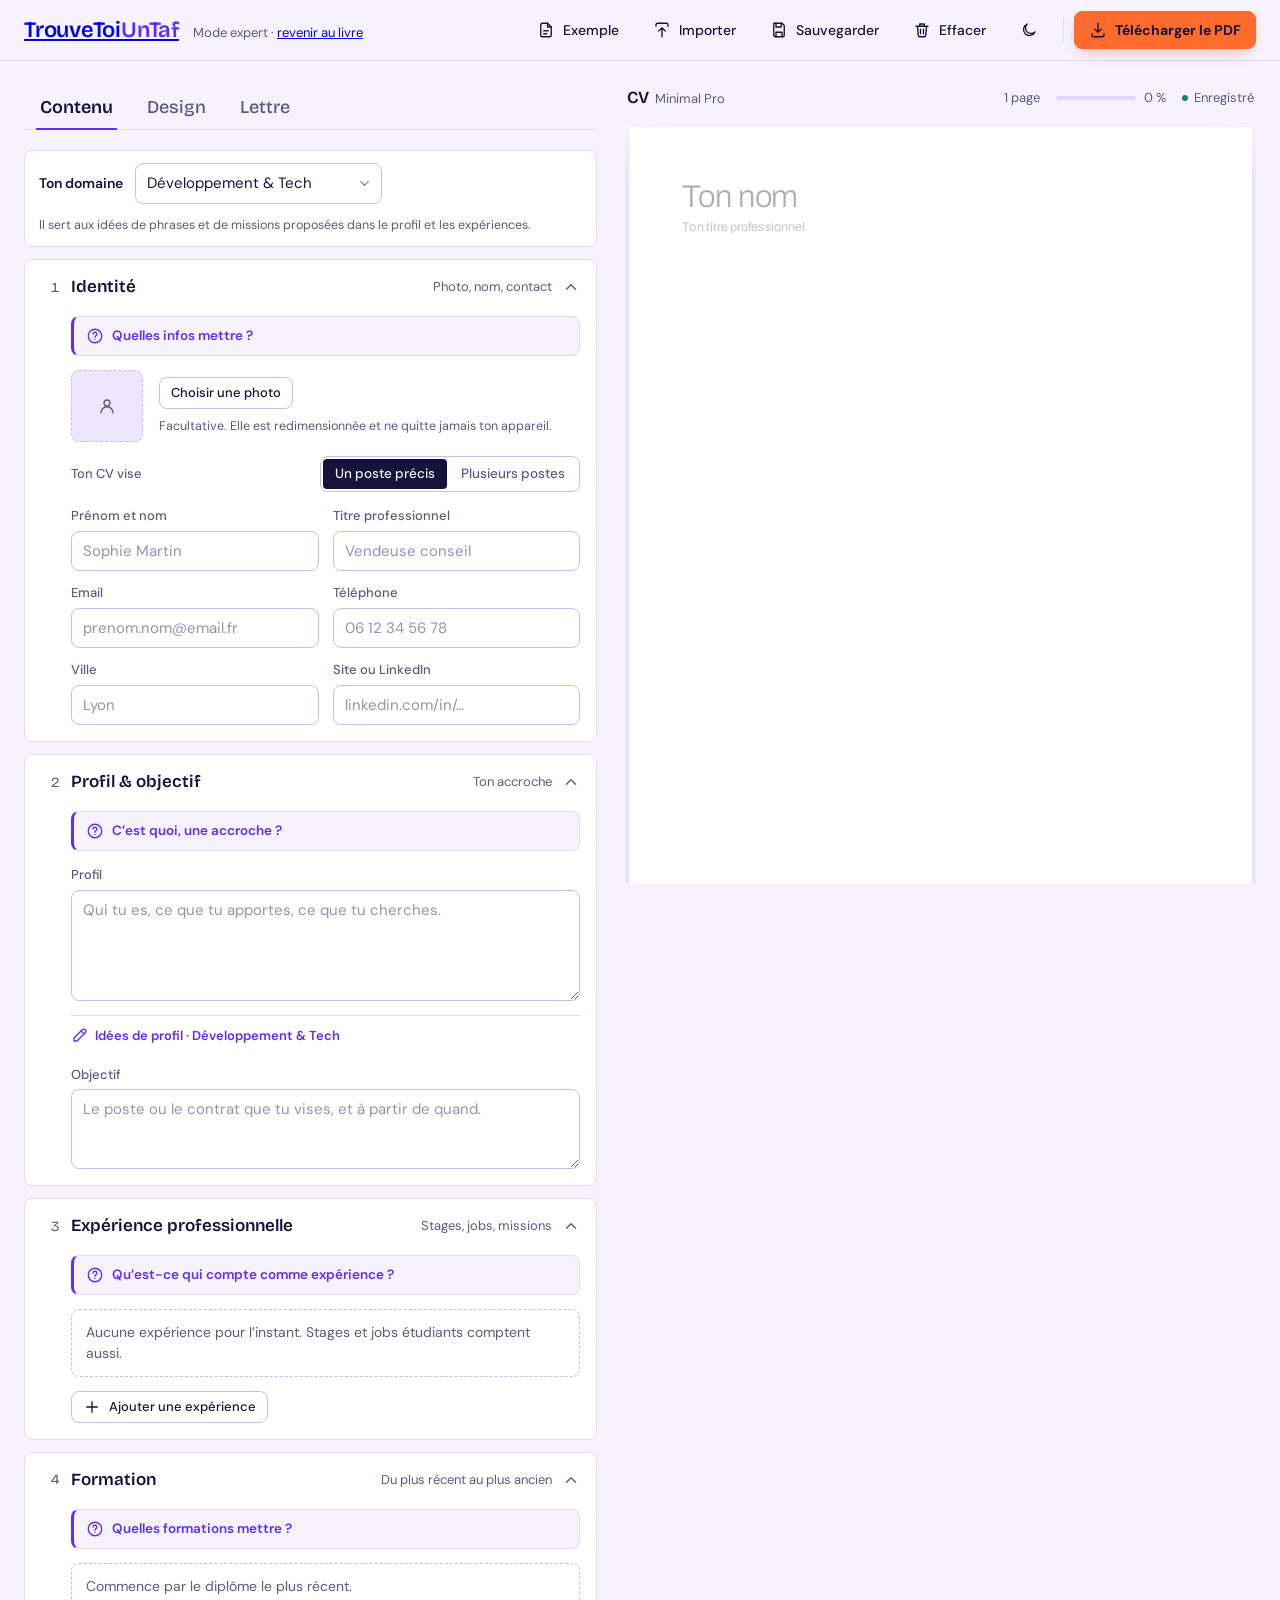
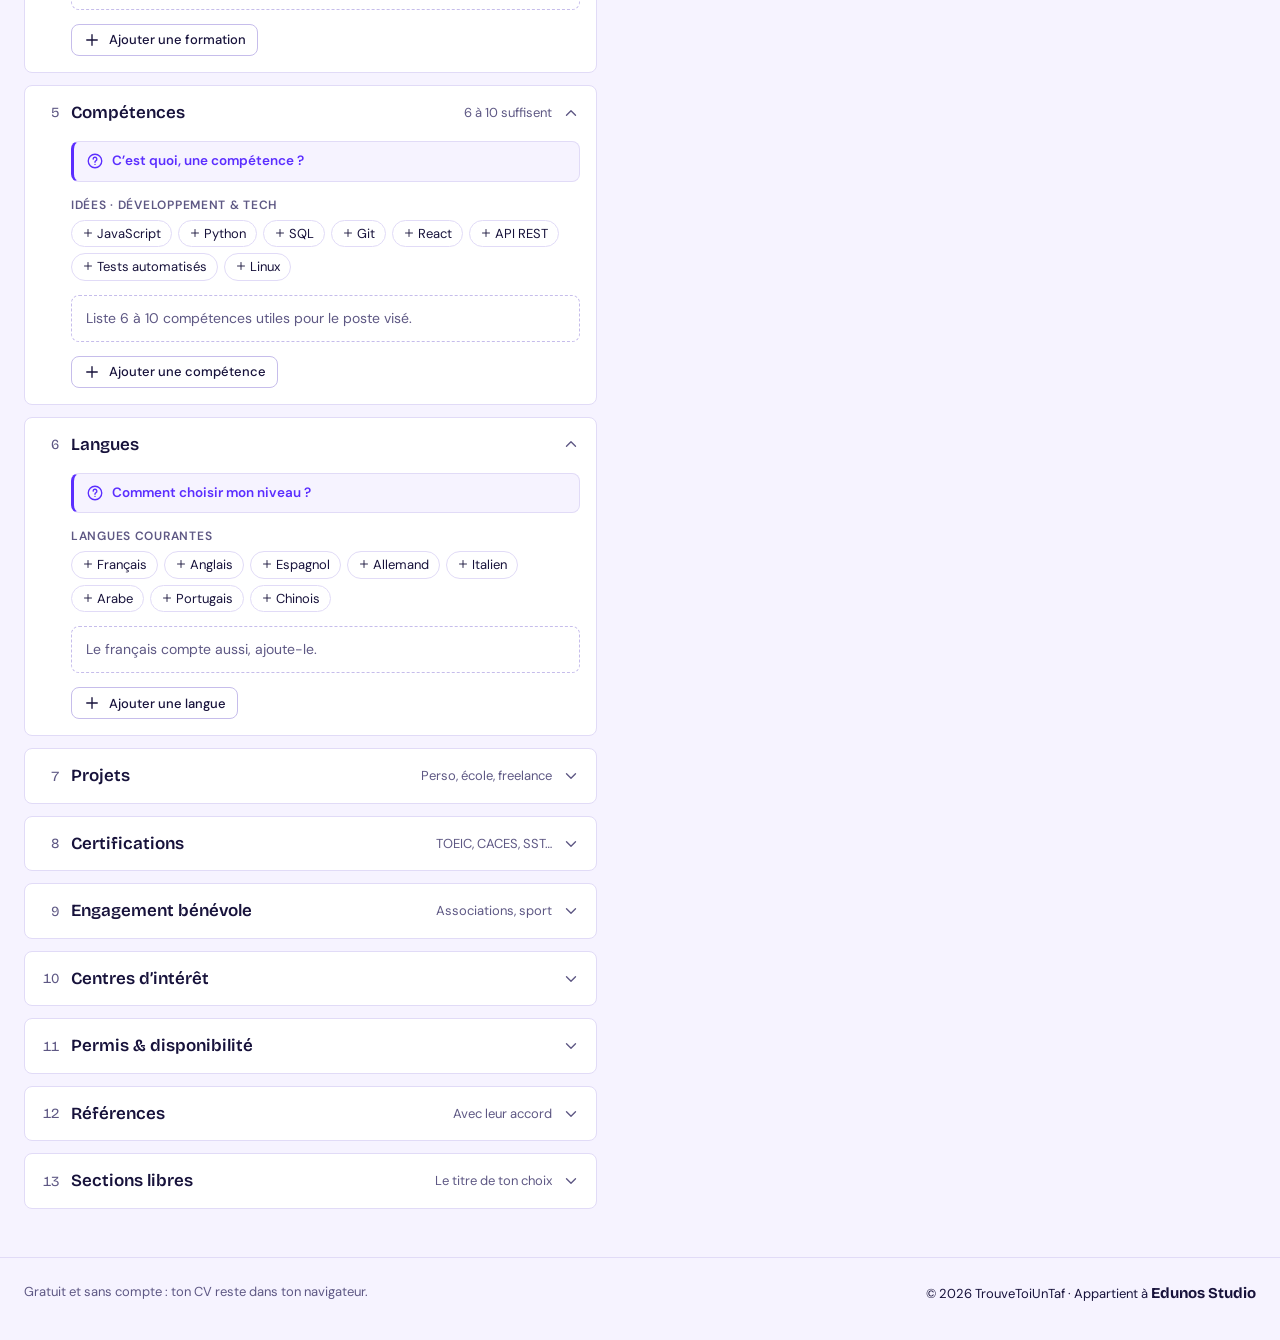
<file: atelier.html>
<!DOCTYPE html>
<html lang="fr">
<head>
<meta charset="UTF-8">
<meta name="viewport" content="width=device-width, initial-scale=1">
<title>Mode expert · TrouveToiUnTaf</title>
<meta name="description" content="Crée ton CV et ta lettre de motivation en quelques minutes : 26 modèles, couleurs et polices au choix, phrases types par métier, conseils en direct, export PDF. Gratuit, sans compte, tes données restent dans ton navigateur.">
<meta name="theme-color" content="#f6f3ff" media="(prefers-color-scheme: light)">
<meta name="theme-color" content="#0f0b26" media="(prefers-color-scheme: dark)">
<meta property="og:title" content="TrouveToiUnTaf · CV et lettre de motivation gratuits">
<meta property="og:description" content="26 modèles, aide à la rédaction, export PDF. Gratuit, sans compte, 100 % privé.">
<link rel="icon" href="data:image/svg+xml,<svg xmlns='http://www.w3.org/2000/svg' viewBox='0 0 32 32'><rect width='32' height='32' rx='8' fill='%235b2eff'/><rect x='8' y='5' width='16' height='22' rx='1.5' fill='white' stroke='%23ff6b2c' stroke-width='1.6'/><path d='M11.5 11h9M11.5 15h9M11.5 19h6' stroke='%23ff6b2c' stroke-width='1.6' stroke-linecap='round'/></svg>">
<link rel="preconnect" href="https://fonts.googleapis.com">
<link rel="preconnect" href="https://fonts.gstatic.com" crossorigin>
<link rel="stylesheet" href="https://fonts.googleapis.com/css2?family=Archivo:wght@300;400;600;700;800;900&family=Bricolage+Grotesque:opsz,wght@12..96,500;12..96,700;12..96,800&family=Crimson+Text:ital,wght@0,400;0,600;1,400&family=DM+Sans:opsz,wght@9..40,400;9..40,500;9..40,600;9..40,700&family=Inter:wght@400;500;600;700&family=Nunito:wght@400;600;700;800&family=Source+Serif+4:opsz,wght@8..60,400;8..60,500;8..60,600;8..60,700&family=Permanent+Marker&family=Pinyon+Script&family=Playfair+Display:ital,wght@0,400;0,600;1,700&family=Shrikhand&family=Poppins:wght@400;600;700&family=Space+Mono:wght@400;700&display=swap">
<link rel="stylesheet" href="css/app.css">
<link rel="stylesheet" href="css/cv.css">
<script>
  // Applied before first paint so the page never flashes the wrong theme.
  (function () {
    var t = null;
    try { t = localStorage.getItem('theme') || (localStorage.getItem('darkMode') === 'true' ? 'dark' : null); } catch (e) {}
    if (!t) t = window.matchMedia('(prefers-color-scheme: dark)').matches ? 'dark' : 'light';
    document.documentElement.dataset.theme = t;
  })();
</script>
</head>
<body data-view="edit">
<a class="skip-link" href="#editor">Aller à l'éditeur</a>

<svg width="0" height="0" style="position:absolute" aria-hidden="true">
  <symbol id="i-download" viewBox="0 0 24 24"><path d="M12 3v12m0 0 4.5-4.5M12 15l-4.5-4.5M4 17v2a2 2 0 0 0 2 2h12a2 2 0 0 0 2-2v-2"/></symbol>
  <symbol id="i-upload" viewBox="0 0 24 24"><path d="M12 21V9m0 0 4.5 4.5M12 9l-4.5 4.5M4 7V5a2 2 0 0 1 2-2h12a2 2 0 0 1 2 2v2"/></symbol>
  <symbol id="i-save" viewBox="0 0 24 24"><path d="M5 3h11l3 3v13a2 2 0 0 1-2 2H7a2 2 0 0 1-2-2V3Z"/><path d="M8 3v5h7V3M8 21v-6h8v6"/></symbol>
  <symbol id="i-file" viewBox="0 0 24 24"><path d="M14 3H7a2 2 0 0 0-2 2v14a2 2 0 0 0 2 2h10a2 2 0 0 0 2-2V8l-5-5Z"/><path d="M14 3v5h5M9 13h6M9 17h4"/></symbol>
  <symbol id="i-trash" viewBox="0 0 24 24"><path d="M4 7h16M10 11v6M14 11v6M6 7l1 12a2 2 0 0 0 2 2h6a2 2 0 0 0 2-2l1-12M9 7V4h6v3"/></symbol>
  <symbol id="i-moon" viewBox="0 0 24 24"><path d="M20 14.5A8 8 0 1 1 9.5 4a6.5 6.5 0 0 0 10.5 10.5Z"/></symbol>
  <symbol id="i-sun" viewBox="0 0 24 24"><circle cx="12" cy="12" r="4"/><path d="M12 2v2M12 20v2M4.9 4.9l1.4 1.4M17.7 17.7l1.4 1.4M2 12h2M20 12h2M4.9 19.1l1.4-1.4M17.7 6.3l1.4-1.4"/></symbol>
  <symbol id="i-up" viewBox="0 0 24 24"><path d="m6 15 6-6 6 6"/></symbol>
  <symbol id="i-down" viewBox="0 0 24 24"><path d="m6 9 6 6 6-6"/></symbol>
  <symbol id="i-x" viewBox="0 0 24 24"><path d="M6 6l12 12M18 6 6 18"/></symbol>
  <symbol id="i-plus" viewBox="0 0 24 24"><path d="M12 5v14M5 12h14"/></symbol>
  <symbol id="i-user" viewBox="0 0 24 24"><circle cx="12" cy="8" r="4"/><path d="M4 21a8 8 0 0 1 16 0"/></symbol>
  <symbol id="i-pen" viewBox="0 0 24 24"><path d="M4 20h4L19 9a2.8 2.8 0 0 0-4-4L4 16v4Z"/><path d="m13.5 6.5 4 4"/></symbol>
  <symbol id="i-help" viewBox="0 0 24 24"><circle cx="12" cy="12" r="9"/><path d="M9.5 9.5a2.5 2.5 0 1 1 3.5 2.3c-.6.3-1 .9-1 1.5v.4M12 16.5v.01"/></symbol>
  <symbol id="i-back" viewBox="0 0 24 24"><path d="M15 6l-6 6 6 6"/></symbol>
  <symbol id="i-alert" viewBox="0 0 24 24"><circle cx="12" cy="12" r="9"/><path d="M12 8v5M12 16.5v.01"/></symbol>
</svg>

<header class="topbar no-print">
  <div class="topbar__inner">
    <div class="brand">
      <a class="brand__name" href="index.html#livre" title="Revenir au livre">TrouveToi<em>UnTaf</em></a>
      <div class="brand__tag">Mode expert · <a href="index.html#livre">revenir au livre</a></div>
    </div>
    <div class="actions">
      <button type="button" class="btn btn--ghost" data-cmd="example" title="Remplir avec un exemple"><svg class="i"><use href="#i-file"/></svg><span class="lbl">Exemple</span></button>
      <button type="button" class="btn btn--ghost" data-cmd="import" title="Importer une sauvegarde .json"><svg class="i"><use href="#i-upload"/></svg><span class="lbl">Importer</span></button>
      <button type="button" class="btn btn--ghost" data-cmd="export" title="Télécharger une sauvegarde .json"><svg class="i"><use href="#i-save"/></svg><span class="lbl">Sauvegarder</span></button>
      <button type="button" class="btn btn--ghost btn--danger" data-cmd="clear" title="Tout effacer"><svg class="i"><use href="#i-trash"/></svg><span class="lbl">Effacer</span></button>
      <button type="button" class="btn btn--ghost" data-cmd="theme" id="themeBtn" aria-label="Activer le thème sombre"><svg class="i"><use href="#i-moon"/></svg></button>
      <span class="divider" aria-hidden="true"></span>
      <button type="button" class="btn btn--primary" data-cmd="pdf" id="pdfBtn" title="Dans la fenêtre qui s'ouvre, choisis « Enregistrer au format PDF »"><svg class="i"><use href="#i-download"/></svg><span class="lbl"><span class="lbl-long">Télécharger <span class="lbl-optional">le </span></span><span id="pdfLabel">PDF</span></span></button>
    </div>
  </div>
</header>

<div class="view-tabs no-print" role="tablist" aria-label="Affichage">
  <button type="button" role="tab" id="view-edit" aria-controls="editor" aria-selected="true" data-view="edit">Éditer</button>
  <button type="button" role="tab" id="view-preview" aria-controls="previewPane" aria-selected="false" data-view="preview">Aperçu</button>
</div>

<main class="layout">
  <section class="editor no-print" id="editor" aria-label="Éditeur">
    <div class="editor__tabs" role="tablist" aria-label="Rubriques de l'éditeur">
      <button type="button" role="tab" id="tab-contenu" aria-controls="panel-contenu" aria-selected="true" data-tab="contenu">Contenu</button>
      <button type="button" role="tab" id="tab-design" aria-controls="panel-design" aria-selected="false" data-tab="design" tabindex="-1">Design</button>
      <button type="button" role="tab" id="tab-lettre" aria-controls="panel-lettre" aria-selected="false" data-tab="lettre" tabindex="-1">Lettre</button>
    </div>
    <div class="panel" id="panel-contenu" role="tabpanel" aria-labelledby="tab-contenu"></div>
    <div class="panel" id="panel-design" role="tabpanel" aria-labelledby="tab-design" hidden></div>
    <div class="panel" id="panel-lettre" role="tabpanel" aria-labelledby="tab-lettre" hidden></div>
  </section>

  <section class="preview" id="previewPane" aria-label="Aperçu">
    <div class="preview__bar no-print">
      <div class="preview__doc" id="docTitle">CV</div>
      <div class="preview__meta">
        <button type="button" class="tips-btn" id="tipsBtn" hidden></button>
        <span id="pageCount"></span>
        <span class="progress"><span class="progress__track" aria-hidden="true"><span class="progress__fill" id="progressFill" style="display:block"></span></span><span id="progressText"></span></span>
        <span class="status" id="saveStatus" data-state="saved" aria-live="polite">Enregistré</span>
      </div>
    </div>
    <div class="preview__stage" id="stage">
      <div class="preview__sizer" id="sizer"><div id="docPreview"></div></div>
    </div>
  </section>
</main>

<footer class="site-footer no-print">
  <p>Gratuit et sans compte : ton CV reste dans ton navigateur.</p>
  <p class="owner">© <span id="year">2026</span> TrouveToiUnTaf · Appartient à <strong>Edunos Studio</strong></p>
</footer>

<div class="toast no-print" id="toast" role="status" aria-live="polite"></div>
<input type="file" id="importInput" class="sr-only" accept="application/json,.json" tabindex="-1" aria-hidden="true">

<script src="js/content.js"></script>
<script src="js/engine.js"></script>
<script src="js/app.js"></script>
</body>
</html>
</file>
<file: css/app.css>
/* =================================================================
   TrouveToiUnTaf app shell. Direction: design/MASTER.md.
   Vivid complementary palette: electric violet accent on a cool lilac ground,
   one orange element per screen for the main action, sun yellow for highlights.
   Bricolage Grotesque on headings, DM Sans for the UI.
   ================================================================= */
:root {
  --paper: #f6f3ff;
  --surface: #ffffff;
  --surface-2: #ece7ff;
  --ink: #17123b;
  --muted: #5e5884;
  --rule: #e1dbf7;
  --rule-strong: #c6bdeb;
  --accent: #5b2eff;
  --accent-hover: #4a1fe6;
  --accent-ink: #ffffff;
  --accent-soft: #ece6ff;
  --pop: #ff6b2c;
  --pop-hover: #ff8148;
  --pop-ink: #17123b;
  --sun: #ffd23f;
  --mint: #1fc59a;
  --danger: #c62a1d;
  --warn: #8a5a00;
  --warn-soft: #fff1c9;
  --success: #0f8a5f;
  --ring: rgba(91, 46, 255, .28);
  --sheet-shadow: 0 1px 2px rgba(23, 18, 59, .08), 0 18px 40px -16px rgba(64, 30, 170, .38);
  --radius: 8px;
  --f-display: 'Bricolage Grotesque', 'DM Sans', system-ui, sans-serif;
  --f-ui: 'DM Sans', system-ui, -apple-system, 'Segoe UI', sans-serif;
  --ease: cubic-bezier(.2, .7, .2, 1);
  --t: 150ms;
  --topbar-h: 60px;
  color-scheme: light;
}
[data-theme="dark"] {
  --paper: #0f0b26;
  --surface: #19143a;
  --surface-2: #241d4d;
  --ink: #f2eeff;
  --muted: #ada6d6;
  --rule: #2c2556;
  --rule-strong: #42397a;
  --accent: #a08bff;
  --accent-hover: #b8a8ff;
  --accent-ink: #0f0b26;
  --accent-soft: #2a2160;
  --pop: #ff7a3d;
  --pop-hover: #ff9160;
  --pop-ink: #17123b;
  --danger: #ff8a7e;
  --warn: #ffc94d;
  --warn-soft: #33290f;
  --success: #4fe0b0;
  --ring: rgba(160, 139, 255, .35);
  --sheet-shadow: 0 1px 2px rgba(0, 0, 0, .4), 0 18px 40px -16px rgba(0, 0, 0, .8);
  color-scheme: dark;
}

*, *::before, *::after { box-sizing: border-box; }
html, body { margin: 0; }
body { font-family: var(--f-ui); font-size: 15px; line-height: 1.5; background: var(--paper); color: var(--ink); -webkit-font-smoothing: antialiased; }
h1, h2, h3, p, ul, ol, fieldset, legend { margin: 0; padding: 0; }
button, input, select, textarea { font: inherit; color: inherit; }
button { cursor: pointer; }
button:disabled { cursor: not-allowed; opacity: .4; }
:focus-visible { outline: 2px solid var(--accent); outline-offset: 2px; }
[hidden] { display: none !important; }
.sr-only { position: absolute; width: 1px; height: 1px; padding: 0; margin: -1px; overflow: hidden; clip: rect(0 0 0 0); white-space: nowrap; border: 0; }
.skip-link { position: absolute; left: 12px; top: -48px; z-index: 100; background: var(--accent); color: var(--accent-ink); padding: 8px 14px; border-radius: var(--radius); text-decoration: none; }
.skip-link:focus { top: 12px; }
svg.i { width: 18px; height: 18px; flex: none; fill: none; stroke: currentColor; stroke-width: 1.8; stroke-linecap: round; stroke-linejoin: round; }

/* ---------- Buttons ---------- */
.btn {
  display: inline-flex; align-items: center; justify-content: center; gap: 8px;
  height: 38px; padding: 0 14px; border: 1px solid var(--rule-strong); border-radius: var(--radius);
  background: var(--surface); color: var(--ink); font-weight: 500; font-size: 14px; white-space: nowrap;
  transition: background-color var(--t) var(--ease), border-color var(--t) var(--ease), color var(--t) var(--ease);
}
.btn:hover { border-color: var(--ink); }
.btn--primary { background: var(--pop); border-color: var(--pop); color: var(--pop-ink); font-weight: 700; box-shadow: 0 6px 18px -8px color-mix(in srgb, var(--pop) 80%, transparent); }
.btn--primary:hover { background: var(--pop-hover); border-color: var(--pop-hover); }
.btn--ghost { background: transparent; border-color: transparent; color: var(--ink); }
.btn--ghost:hover { background: var(--surface-2); border-color: transparent; }
.btn--danger:hover { color: var(--danger); }
.btn--sm { height: 32px; padding: 0 11px; font-size: 13px; }
.btn--link { height: auto; padding: 0; border: 0; background: none; color: var(--accent); font-weight: 600; font-size: 13px; text-decoration: underline; text-underline-offset: 3px; }
.btn--link:hover { color: var(--accent-hover); }
.icon-btn {
  display: inline-grid; place-items: center; width: 30px; height: 30px; border: 0; border-radius: var(--radius);
  background: transparent; color: var(--muted); transition: background-color var(--t) var(--ease), color var(--t) var(--ease);
}
.icon-btn:hover:not(:disabled) { background: var(--surface-2); color: var(--ink); }
.icon-btn--danger:hover:not(:disabled) { color: var(--danger); }
.icon-btn svg.i { width: 16px; height: 16px; }

/* ---------- Top bar ---------- */
.topbar { position: sticky; top: 0; z-index: 40; background: var(--paper); border-bottom: 1px solid var(--rule); }
.topbar__inner { max-width: 1480px; margin: 0 auto; padding: 0 24px; min-height: var(--topbar-h); display: flex; align-items: center; justify-content: space-between; gap: 16px; }
.brand { display: flex; align-items: baseline; gap: 14px; min-width: 0; }
.brand__name { font-family: var(--f-display); font-size: 22px; font-weight: 600; letter-spacing: -.01em; white-space: nowrap; }
.brand__name em { font-style: normal; color: var(--accent); }
.brand__tag { font-size: 13px; color: var(--muted); white-space: nowrap; overflow: hidden; text-overflow: ellipsis; }
.actions { display: flex; align-items: center; gap: 4px; }
.actions .divider { width: 1px; height: 22px; background: var(--rule); margin: 0 6px; }

/* ---------- Layout ---------- */
.layout { max-width: 1480px; margin: 0 auto; padding: 24px; display: grid; grid-template-columns: minmax(0, 1fr) minmax(0, 1.1fr); gap: 28px; align-items: start; }
.view-tabs { display: none; }

/* ---------- Editor ---------- */
.editor { min-width: 0; }
.editor__tabs { display: flex; gap: 2px; border-bottom: 1px solid var(--rule); margin-bottom: 20px; }
.editor__tabs button {
  position: relative; height: 44px; padding: 0 16px; border: 0; background: none; color: var(--muted);
  font-family: var(--f-display); font-size: 18px; font-weight: 500; transition: color var(--t) var(--ease);
}
.editor__tabs button:hover { color: var(--ink); }
.editor__tabs button[aria-selected="true"] { color: var(--ink); font-weight: 600; }
.editor__tabs button[aria-selected="true"]::after { content: ''; position: absolute; left: 12px; right: 12px; bottom: -1px; height: 2px; background: var(--accent); }
.panel { display: grid; gap: 12px; }
.panel__intro { font-size: 14px; color: var(--muted); max-width: 60ch; }

.domain-row { display: flex; align-items: center; gap: 12px; flex-wrap: wrap; padding: 12px 14px; border: 1px solid var(--rule); border-radius: var(--radius); background: var(--surface); }
.domain-row label { font-weight: 600; font-size: 14px; }
.domain-row select { width: auto; min-width: 220px; flex: 0 1 auto; }
.domain-row .help { flex-basis: 100%; }

.card { background: var(--surface); border: 1px solid var(--rule); border-radius: var(--radius); }
.card > summary { list-style: none; cursor: pointer; user-select: none; display: flex; align-items: center; gap: 12px; padding: 14px 16px; }
.card > summary::-webkit-details-marker { display: none; }
.card__num { font-family: var(--f-display); font-size: 14px; color: var(--muted); width: 18px; text-align: right; flex: none; font-variant-numeric: tabular-nums; }
.card__title { font-family: var(--f-display); font-size: 17px; font-weight: 600; }
.card__meta { margin-left: auto; display: flex; align-items: center; gap: 10px; }
.card__hint { font-size: 13px; color: var(--muted); }
.card__badge { font-size: 12px; font-weight: 600; color: var(--warn); background: var(--warn-soft); padding: 1px 8px; border-radius: 99px; }
.card__chev { width: 16px; height: 16px; color: var(--muted); transition: transform var(--t) var(--ease); }
.card[open] .card__chev { transform: rotate(180deg); }
.card__body { padding: 2px 16px 16px 46px; display: grid; gap: 14px; }

.grid-2 { display: grid; grid-template-columns: 1fr 1fr; gap: 12px 14px; }
.field { display: grid; align-content: start; gap: 5px; min-width: 0; }
.field--wide { grid-column: 1 / -1; }
.field label, .label { font-size: 13px; font-weight: 500; color: var(--muted); }
.help { font-size: 12.5px; color: var(--muted); }
input[type="text"], input[type="email"], input[type="tel"], textarea, select {
  width: 100%; font-size: 15px; color: var(--ink); background: var(--surface); border: 1px solid var(--rule-strong);
  border-radius: var(--radius); padding: 8px 11px; transition: border-color var(--t) var(--ease), box-shadow var(--t) var(--ease);
}
textarea { resize: vertical; min-height: 80px; line-height: 1.55; }
select { appearance: none; padding-right: 32px; background-image: url("data:image/svg+xml,%3Csvg xmlns='http://www.w3.org/2000/svg' viewBox='0 0 24 24' fill='none' stroke='%238a857a' stroke-width='2' stroke-linecap='round'%3E%3Cpath d='m6 9 6 6 6-6'/%3E%3C/svg%3E"); background-repeat: no-repeat; background-position: right 9px center; background-size: 15px; }
input::placeholder, textarea::placeholder { color: color-mix(in srgb, var(--muted) 65%, transparent); }
input:hover, textarea:hover, select:hover { border-color: var(--muted); }
input:focus-visible, textarea:focus-visible, select:focus-visible { outline: none; border-color: var(--accent); box-shadow: 0 0 0 3px var(--ring); }

.photo-row { display: flex; align-items: center; gap: 16px; }
.photo-thumb { width: 72px; height: 72px; border-radius: var(--radius); flex: none; overflow: hidden; background: var(--surface-2); border: 1px dashed var(--rule-strong); display: grid; place-items: center; color: var(--muted); }
.photo-thumb img { width: 100%; height: 100%; object-fit: cover; display: block; }
.photo-actions { display: flex; flex-wrap: wrap; gap: 8px; align-items: center; }
.photo-actions .help { width: 100%; }

.list { display: grid; gap: 10px; }
.item { position: relative; border: 1px solid var(--rule); border-radius: var(--radius); padding: 12px 12px 14px; background: var(--paper); min-width: 0; }
.item legend { float: left; height: 30px; line-height: 30px; margin-bottom: 4px; font-size: 13px; font-weight: 600; color: var(--muted); padding: 0; }
.item__tools { position: absolute; top: 12px; right: 8px; display: flex; gap: 2px; }
.item__grid { clear: both; display: grid; grid-template-columns: 1fr 1fr; gap: 10px 12px; }
.empty { font-size: 14px; color: var(--muted); padding: 12px 14px; border: 1px dashed var(--rule-strong); border-radius: var(--radius); }
.add-btn { justify-self: start; }

/* Writing help */
.assist { border-top: 1px solid var(--rule); padding-top: 10px; grid-column: 1 / -1; }
.assist > summary { transition: color var(--t) var(--ease); cursor: pointer; list-style: none; display: inline-flex; align-items: center; gap: 6px; font-size: 13px; font-weight: 600; color: var(--accent); }
.assist > summary::-webkit-details-marker { display: none; }
.assist > summary:hover { color: var(--accent-hover); }
.assist__body { display: grid; gap: 10px; margin-top: 10px; }
.assist__label { font-size: 12px; font-weight: 600; color: var(--muted); text-transform: uppercase; letter-spacing: .06em; }
.suggest { display: grid; gap: 6px; }
.suggest button {
  text-align: left; border: 1px solid var(--rule); background: var(--surface); border-radius: var(--radius);
  padding: 8px 10px; font-size: 13.5px; line-height: 1.45; transition: border-color var(--t) var(--ease), background-color var(--t) var(--ease);
}
.suggest button:hover { border-color: var(--accent); background: var(--accent-soft); }
.verbs { display: flex; flex-wrap: wrap; gap: 6px; }
.verbs button { border: 1px solid var(--rule); background: var(--surface); border-radius: 99px; padding: 3px 10px; font-size: 13px; transition: border-color var(--t) var(--ease), background-color var(--t) var(--ease); }
.verbs button:hover { border-color: var(--accent); background: var(--accent-soft); }
.ph-note { font-size: 12.5px; color: var(--muted); }
.ph-note code { font-family: var(--f-ui); background: var(--surface-2); padding: 0 4px; border-radius: 3px; }

.tips { display: grid; gap: 6px; }
.tips:empty { display: none; }
.tip { display: flex; gap: 8px; align-items: flex-start; font-size: 13.5px; line-height: 1.45; padding: 8px 10px; border-radius: var(--radius); background: var(--warn-soft); color: var(--ink); }
.tip svg.i { width: 16px; height: 16px; color: var(--warn); margin-top: 1px; }
.tip b { font-weight: 600; }

/* ---------- Design panel ---------- */
.section-title { font-family: var(--f-display); font-size: 17px; font-weight: 600; margin: 10px 0 2px; }
.section-title:first-child { margin-top: 0; }
.design-block { background: var(--surface); border: 1px solid var(--rule); border-radius: var(--radius); padding: 16px; display: grid; gap: 12px; }
.tpl-grid { display: grid; grid-template-columns: repeat(auto-fill, minmax(132px, 1fr)); gap: 14px; }
.tpl-card { display: grid; align-content: start; gap: 8px; padding: 0; border: 0; background: none; text-align: left; }
.tpl-card__thumb {
  position: relative; aspect-ratio: 210 / 297; border-radius: 3px; overflow: hidden; background: #fff;
  outline: 1px solid var(--rule); transition: outline-color var(--t) var(--ease), box-shadow var(--t) var(--ease);
}
.tpl-card:hover .tpl-card__thumb { outline-color: var(--muted); }
.tpl-card[aria-pressed="true"] .tpl-card__thumb { outline: 2px solid var(--accent); outline-offset: 2px; }
.tpl-card__page { position: absolute; top: 0; left: 0; width: 210mm; transform-origin: top left; pointer-events: none; }
.tpl-card__name { font-size: 13.5px; font-weight: 600; line-height: 1.2; }
.tpl-card__desc { font-size: 12px; color: var(--muted); line-height: 1.35; }

.swatches { display: flex; flex-wrap: wrap; gap: 8px; align-items: center; }
.swatch { width: 32px; height: 32px; border-radius: 50%; border: 0; padding: 0; position: relative; box-shadow: inset 0 0 0 1px rgba(0,0,0,.12); }
.swatch[aria-pressed="true"]::after { content: ''; position: absolute; inset: -4px; border-radius: 50%; border: 2px solid var(--ink); }
.swatch--default { background: conic-gradient(from 45deg, var(--sw-a, #999) 0 50%, var(--surface-2) 0); }
.swatch-custom { position: relative; width: 32px; height: 32px; border-radius: 50%; overflow: hidden; box-shadow: inset 0 0 0 1px var(--rule-strong); display: grid; place-items: center; color: var(--muted); }
.swatch-custom input { position: absolute; inset: 0; opacity: 0; cursor: pointer; width: 100%; height: 100%; }
.swatch-custom.is-active::after { content: ''; position: absolute; inset: 0; border-radius: 50%; border: 2px solid var(--ink); }

.font-grid { display: grid; grid-template-columns: repeat(auto-fill, minmax(120px, 1fr)); gap: 8px; }
.choice {
  display: grid; gap: 2px; padding: 10px 12px; border: 1px solid var(--rule); border-radius: var(--radius); background: var(--surface);
  text-align: left; transition: border-color var(--t) var(--ease), background-color var(--t) var(--ease);
}
.choice:hover { border-color: var(--muted); }
.choice[aria-pressed="true"] { border-color: var(--accent); background: var(--accent-soft); }
.choice__sample { font-size: 22px; line-height: 1.1; }
.choice__name { font-size: 13px; font-weight: 500; }

.segmented { display: inline-flex; border: 1px solid var(--rule-strong); border-radius: var(--radius); padding: 2px; gap: 2px; background: var(--surface); flex-wrap: wrap; }
.segmented button { border: 0; background: none; border-radius: 4px; padding: 5px 12px; font-size: 13.5px; font-weight: 500; color: var(--muted); transition: background-color var(--t) var(--ease), color var(--t) var(--ease); }
.segmented button:hover { color: var(--ink); }
.segmented button[aria-pressed="true"] { background: var(--ink); color: var(--paper); }
.row { display: flex; align-items: center; justify-content: space-between; gap: 12px; flex-wrap: wrap; }

.sec-list { display: grid; border: 1px solid var(--rule); border-radius: var(--radius); background: var(--paper); }
.sec-row { display: flex; align-items: center; gap: 10px; padding: 6px 8px 6px 12px; }
.sec-row + .sec-row { border-top: 1px solid var(--rule); }
.sec-row label { display: flex; align-items: center; gap: 10px; flex: 1; font-size: 14px; cursor: pointer; }
.sec-row input[type="checkbox"] { width: 16px; height: 16px; accent-color: var(--accent); }
.sec-row.is-off label { color: var(--muted); text-decoration: line-through; }
.sec-row__where { font-size: 12px; color: var(--muted); }

/* ---------- Preview ---------- */
.preview { position: sticky; top: calc(var(--topbar-h) + 16px); min-width: 0; }
.preview__bar { display: flex; align-items: center; justify-content: space-between; gap: 12px; flex-wrap: wrap; padding: 0 2px 12px; font-size: 13px; color: var(--muted); }
.preview__doc { font-family: var(--f-display); font-size: 17px; font-weight: 600; color: var(--ink); }
.preview__doc span { font-family: var(--f-ui); font-size: 13px; font-weight: 400; color: var(--muted); margin-left: 6px; }
.preview__meta { display: flex; align-items: center; gap: 16px; flex-wrap: wrap; }
.progress { display: flex; align-items: center; gap: 8px; }
.progress__track { width: 80px; height: 4px; border-radius: 99px; background: var(--rule); overflow: hidden; }
.progress__fill { height: 100%; width: 100%; background: var(--accent); transform-origin: left; transform: scaleX(0); transition: transform var(--t) var(--ease); }
.tips-btn { transition: color var(--t) var(--ease); border: 0; background: var(--warn-soft); color: var(--warn); font-weight: 600; font-size: 12.5px; padding: 2px 10px; border-radius: 99px; }
.tips-btn:hover { text-decoration: underline; }
.status { display: inline-flex; align-items: center; gap: 6px; white-space: nowrap; }
.status::before { content: ''; width: 6px; height: 6px; border-radius: 50%; background: var(--success); }
.status[data-state="saving"]::before { background: var(--muted); }
.status[data-state="error"] { color: var(--danger); }
.status[data-state="error"]::before { background: var(--danger); }
.preview__stage { overflow: auto; max-height: calc(100vh - var(--topbar-h) - 80px); padding: 4px 4px 24px; }
.preview__sizer { position: relative; margin: 0 auto; }
#docPreview { transform-origin: top left; width: 210mm; box-shadow: var(--sheet-shadow); }
.page-break { position: absolute; left: -6px; right: -6px; height: 0; border-top: 1px dashed var(--danger); pointer-events: none; }
.page-break span { position: absolute; right: 0; top: -9px; font-size: 11px; font-weight: 600; color: var(--danger); background: var(--paper); padding: 0 6px; border-radius: 3px; }

/* ---------- Footer, toast ---------- */
.site-footer { max-width: 1480px; margin: 24px auto 0; padding: 24px 24px 36px; border-top: 1px solid var(--rule); color: var(--muted); font-size: 13px; display: flex; justify-content: space-between; gap: 8px 24px; flex-wrap: wrap; }
.site-footer .owner { color: var(--ink); }
.site-footer .owner strong { font-family: var(--f-display); font-weight: 700; font-size: 15px; }
.toast {
  position: fixed; left: 50%; bottom: 24px; z-index: 60; max-width: min(92vw, 460px); transform: translate(-50%, 8px); opacity: 0; pointer-events: none;
  background: var(--ink); color: var(--paper); padding: 11px 16px; border-radius: var(--radius); font-size: 14px; transition: opacity var(--t) var(--ease), transform var(--t) var(--ease);
}
.toast.is-visible { opacity: 1; transform: translate(-50%, 0); }
.toast[data-kind="error"] { background: var(--danger); color: #fff; }

/* ---------- Responsive ---------- */
@media (max-width: 1200px) { .btn .lbl-optional { display: none; } }
@media (max-width: 1023px) {
  .layout { grid-template-columns: 1fr; padding: 16px; gap: 16px; }
  .view-tabs { display: flex; gap: 2px; margin: 12px 16px 0; padding: 3px; border: 1px solid var(--rule-strong); border-radius: var(--radius); background: var(--surface); }
  .view-tabs button { flex: 1; height: 36px; border: 0; border-radius: 4px; background: transparent; font-weight: 600; font-size: 14px; color: var(--muted); }
  .view-tabs button[aria-selected="true"] { background: var(--ink); color: var(--paper); }
  body[data-view="edit"] .preview { display: none; }
  body[data-view="preview"] .editor { display: none; }
  .preview { position: static; }
  .preview__stage { max-height: none; }
}
@media (max-width: 720px) {
  .topbar__inner { padding: 8px 16px; flex-wrap: wrap; gap: 6px; }
  .brand__tag { display: none; }
  .actions { width: 100%; }
  .actions .btn--primary { margin-left: auto; }
  .btn .lbl { display: none; }
  .btn--primary .lbl { display: inline; }
  .btn--primary .lbl-long, .actions .divider { display: none; }
  .btn { padding: 0 10px; }
  .card__body { padding-left: 16px; }
  .editor__tabs button { padding: 0 12px; font-size: 16px; }
}
@media (max-width: 560px) {
  .grid-2, .item__grid { grid-template-columns: 1fr; }
  .card__hint { display: none; }
  .tpl-grid { grid-template-columns: repeat(2, 1fr); }
}
@media (prefers-reduced-motion: reduce) { *, *::before, *::after { transition: none !important; } }

/* ---------- Guides next to the fields ---------- */
.guide { border: 1px solid var(--rule); border-left: 3px solid var(--accent); border-radius: var(--radius); background: var(--paper); }
.guide > summary { list-style: none; cursor: pointer; display: flex; align-items: center; gap: 8px; padding: 9px 12px; font-size: 13.5px; font-weight: 600; color: var(--accent); transition: color var(--t) var(--ease); }
.guide > summary::-webkit-details-marker { display: none; }
.guide > summary:hover { color: var(--accent-hover); }
.guide__body { padding: 0 12px 12px 38px; font-size: 13.5px; line-height: 1.55; display: grid; gap: 8px; }
.guide__body ul { padding-left: 18px; display: grid; gap: 4px; }
.guide__levels { display: grid; gap: 6px; margin: 0; }
.guide__levels div { display: grid; grid-template-columns: 96px 1fr; gap: 8px; }
.guide__levels dt { font-weight: 600; }
.guide__levels dd { margin: 0; color: var(--muted); }
.suggest-chips { display: grid; gap: 6px; }
.suggest-chips:empty { display: none; }
.verbs button svg.i { width: 12px; height: 12px; margin-right: 3px; vertical-align: -1px; }
/* ---------- Print: only the sheet, full-bleed A4 ---------- */
</file>
<file: css/cv.css>
/* =================================================================
   CV & letter templates. Sized in mm/pt so the screen preview is the printed A4.
   Each template sets --a (accent), --fh/--fb (head/body fonts); the user's
   choices override them inline. --d is the density factor.
   ================================================================= */
.cv {
  --a: #1a1a1a; --d: 1;
  --fh: 'DM Sans', Arial, sans-serif; --fb: var(--fh);
  --a-soft: color-mix(in srgb, var(--a) 12%, #fff);
  position: relative; width: 210mm; min-height: 297mm; padding: calc(16mm * var(--d)) calc(15mm * var(--d));
  background: #fff; color: #1f1f1f;
  font-family: var(--fb); font-size: calc(10pt * var(--d)); line-height: 1.5;
  overflow: hidden; overflow-wrap: anywhere;
  -webkit-print-color-adjust: exact; print-color-adjust: exact;
}
.cv *, .cv *::before, .cv *::after { box-sizing: border-box; }
/* :where keeps the reset at class specificity so component margins below win */
.cv :where(h1, h2, h3, p, ul) { margin: 0; padding: 0; }
.cv :where(ul) { list-style: none; }
.cv .ph { opacity: .35; }
.cv :where(h1, h2, h3) { font-family: var(--fh); }

.cv__head { display: flex; align-items: center; gap: calc(7mm * var(--d)); margin-bottom: calc(7mm * var(--d)); position: relative; z-index: 1; }
.cv__photo { width: 30mm; height: 30mm; object-fit: cover; flex: none; display: block; }
.cv__headtext { min-width: 0; flex: 1; }
.cv__name { font-size: calc(26pt * var(--d)); line-height: 1.05; font-weight: 600; letter-spacing: -.01em; }
.cv__title { font-size: calc(12pt * var(--d)); margin-top: calc(1.5mm * var(--d)); }
.cv__contact { display: flex; flex-wrap: wrap; gap: calc(1mm * var(--d)) calc(5mm * var(--d)); margin-top: calc(3.5mm * var(--d)); font-size: calc(9pt * var(--d)); }

.cv-sec { margin-top: calc(6.5mm * var(--d)); position: relative; z-index: 1; }
.cv-sec:first-child { margin-top: 0; }
.cv-sec__title { font-size: calc(10.5pt * var(--d)); font-weight: 700; margin-bottom: calc(3mm * var(--d)); break-after: avoid; }
.entry { margin-bottom: calc(4mm * var(--d)); break-inside: avoid; }
.entry:last-child { margin-bottom: 0; }
.entry__head { display: flex; justify-content: space-between; align-items: baseline; gap: calc(4mm * var(--d)); }
.entry h3 { font-size: 1.05em; font-weight: 600; }
.entry__date { font-size: .85em; white-space: nowrap; opacity: .7; }
.entry__sub { font-size: .95em; opacity: .75; }
.entry__desc { margin-top: calc(1mm * var(--d)); }
.entry__bullets { margin-top: calc(1.2mm * var(--d)); padding-left: calc(4.5mm * var(--d)); list-style: disc; }
.entry__bullets li { margin-bottom: calc(.6mm * var(--d)); }
.entry__bullets li:last-child { margin-bottom: 0; }

.levels { display: grid; gap: calc(2.5mm * var(--d)) 6mm; }
.level { display: grid; grid-template-columns: 1fr auto; align-items: center; column-gap: calc(3mm * var(--d)); break-inside: avoid; }
.level__name { font-weight: 500; }
.level__label { font-size: .85em; opacity: .65; }
.cv .dots, .cv .meter { display: none; }
.cv.lv-dots .dots { display: inline-flex; gap: calc(1.1mm * var(--d)); }
.dots i { width: 2.1mm; height: 2.1mm; border-radius: 50%; background: color-mix(in srgb, currentColor 18%, transparent); }
.dots i.on { background: var(--a); }
.cv.lv-bars .meter { display: block; }
.meter { grid-column: 1 / -1; height: 1.2mm; border-radius: 1mm; background: color-mix(in srgb, currentColor 15%, transparent); margin-top: calc(1.2mm * var(--d)); overflow: hidden; }
.meter i { display: block; height: 100%; background: var(--a); border-radius: inherit; }
.cv.lv-dots .level__label, .cv.lv-bars .level__label, .cv.lv-hidden .level__label { display: none; }

.chips { display: flex; flex-wrap: wrap; gap: calc(1.8mm * var(--d)); }
.chips li { padding: calc(.7mm * var(--d)) calc(2.8mm * var(--d)); border-radius: 99px; border: .3mm solid color-mix(in srgb, currentColor 30%, transparent); font-size: .9em; }
.infos { display: grid; gap: calc(1mm * var(--d)); }
.infos b { font-weight: 600; }
.refs { display: grid; grid-template-columns: 1fr 1fr; gap: calc(3mm * var(--d)) calc(6mm * var(--d)); }
.refs li { break-inside: avoid; }
.refs b { display: block; font-weight: 600; }
.refs span { display: block; font-size: .92em; opacity: .75; }
.cv-text { white-space: normal; }

/* Sidebar layouts */
.cv--side { display: grid; padding: 0; }
.cv__side, .cv__main { min-width: 0; }
.cv__side .cv__photo { width: 100%; height: auto; aspect-ratio: 1; margin-bottom: calc(6mm * var(--d)); }
.cv__side .cv__contact { display: grid; gap: calc(1.5mm * var(--d)); margin: 0; }
.cv__side .levels, .cv__side .refs { grid-template-columns: 1fr !important; }

/* Letter */
.letter { position: relative; z-index: 1; font-size: calc(10.5pt * var(--d)); line-height: 1.6; }
.letter__to { margin: calc(4mm * var(--d)) 0 0 auto; width: 72mm; }
.letter__to strong { font-weight: 600; }
.letter__place { margin-top: calc(8mm * var(--d)); text-align: right; }
.letter__obj { margin-top: calc(8mm * var(--d)); }
.letter__obj strong { font-weight: 700; }
.letter__appel { margin-top: calc(7mm * var(--d)); }
.letter__body p { margin-top: calc(3.5mm * var(--d)); text-align: justify; hyphens: auto; }
.letter__closing { margin-top: calc(5mm * var(--d)); }
.letter__sign { margin-top: calc(10mm * var(--d)); margin-left: auto; width: 72mm; font-weight: 600; }
.cv--side .letter { margin-top: calc(6mm * var(--d)); }

/* ---------- 1. Minimal Pro ---------- */
.cv--minimal-pro { --a: #1a1a1a; --fh: 'Archivo', Arial, sans-serif; color: #1a1a1a; padding: calc(18mm * var(--d)); }
.cv--minimal-pro .cv__photo { border-radius: 1mm; width: 28mm; height: 28mm; }
.cv--minimal-pro .cv__name { font-weight: 300; font-size: calc(30pt * var(--d)); letter-spacing: -.02em; }
.cv--minimal-pro .cv__title { color: #5c5c5c; }
.cv--minimal-pro .cv__contact { color: #777; }
.cv--minimal-pro .cv-sec__title { font-size: calc(8.5pt * var(--d)); font-weight: 600; text-transform: uppercase; letter-spacing: .18em; padding-bottom: calc(1.8mm * var(--d)); border-bottom: .25mm solid #e2e2e2; color: var(--a); }
.cv--minimal-pro .cv-text, .cv--minimal-pro .entry__bullets, .cv--minimal-pro .entry__desc { color: #444; }
.cv--minimal-pro .levels, .cv--minimal-pro .refs { grid-template-columns: 1fr 1fr; }

/* ---------- 2. Corporate ---------- */
.cv--corporate { --a: #1e3a5f; --fh: 'Source Serif 4', Georgia, serif; --fb: 'Inter', Arial, sans-serif; padding: 0 0 calc(15mm * var(--d)); font-size: calc(9.6pt * var(--d)); }
.cv--corporate .cv__head { background: var(--a); color: #fff; padding: calc(13mm * var(--d)) calc(15mm * var(--d)) calc(11mm * var(--d)); margin-bottom: calc(7mm * var(--d)); }
.cv--corporate .cv__photo { width: 28mm; height: 28mm; border-radius: 50%; border: .8mm solid rgba(255,255,255,.85); }
.cv--corporate .cv__name { font-size: calc(27pt * var(--d)); font-weight: 600; letter-spacing: 0; }
.cv--corporate .cv__title { color: rgba(255,255,255,.82); font-size: calc(11.5pt * var(--d)); }
.cv--corporate .cv__contact { color: rgba(255,255,255,.82); font-size: calc(8.8pt * var(--d)); }
.cv--corporate > .cv-sec, .cv--corporate > .letter { margin-left: calc(15mm * var(--d)); margin-right: calc(15mm * var(--d)); }
.cv--corporate .cv-sec__title { color: var(--a); font-size: calc(8.8pt * var(--d)); text-transform: uppercase; letter-spacing: .14em; padding-bottom: calc(1.5mm * var(--d)); border-bottom: .5mm solid var(--a); }
.cv--corporate .entry h3 { color: #111; }
.cv--corporate .entry__date { color: var(--a); opacity: 1; font-weight: 600; }
.cv--corporate .levels, .cv--corporate .refs { grid-template-columns: 1fr 1fr; }
.cv--corporate .chips li { border-color: color-mix(in srgb, var(--a) 35%, #fff); color: var(--a); }

/* ---------- 3. Timeline ---------- */
.cv--timeline { --a: #0f766e; --fh: 'DM Sans', Arial, sans-serif; color: #1c2321; }
.cv--timeline .cv__photo { width: 27mm; height: 27mm; border-radius: 50%; }
.cv--timeline .cv__name { font-size: calc(28pt * var(--d)); font-weight: 700; letter-spacing: -.02em; }
.cv--timeline .cv__title { color: var(--a); font-weight: 600; }
.cv--timeline .cv__contact { color: #5b6664; }
.cv--timeline .cv__head { padding-bottom: calc(6mm * var(--d)); border-bottom: .3mm solid #e3e8e7; }
.cv--timeline .cv-sec__title { display: flex; align-items: center; gap: calc(2.5mm * var(--d)); font-size: calc(11pt * var(--d)); color: #1c2321; }
.cv--timeline .cv-sec__title::before { content: ''; width: 2.4mm; height: 2.4mm; background: var(--a); border-radius: .5mm; }
.cv--timeline .entry { position: relative; margin: 0 0 0 calc(1.2mm * var(--d)); padding: 0 0 calc(4.5mm * var(--d)) 6.5mm; border-left: .45mm solid color-mix(in srgb, var(--a) 30%, #fff); }
.cv--timeline .entry:last-child { border-left-color: transparent; padding-bottom: 0; }
.cv--timeline .entry::before { content: ''; position: absolute; left: -1.75mm; top: .8mm; width: 3.1mm; height: 3.1mm; border-radius: 50%; background: #fff; border: .65mm solid var(--a); }
.cv--timeline .entry__head { flex-direction: column-reverse; align-items: flex-start; gap: calc(.3mm * var(--d)); }
.cv--timeline .entry__date { color: var(--a); opacity: 1; font-weight: 600; font-size: .82em; text-transform: uppercase; letter-spacing: .06em; }
.cv--timeline .levels, .cv--timeline .refs { grid-template-columns: 1fr 1fr; }
.cv--timeline .chips li { background: var(--a-soft); border-color: transparent; color: color-mix(in srgb, var(--a) 80%, #000); }

/* ---------- 4. Modern Asymmetric (left sidebar) ---------- */
.cv--modern-asymmetric { --a: #fbbf24; --fh: 'Inter', Arial, sans-serif; color: #18181b; grid-template-columns: 68mm 1fr; font-size: calc(9.5pt * var(--d)); }
.cv--modern-asymmetric .cv__side { background: #18181b; color: #e4e4e7; padding: calc(14mm * var(--d)) calc(8mm * var(--d)); }
.cv--modern-asymmetric .cv__main { padding: calc(16mm * var(--d)) calc(12mm * var(--d)) calc(14mm * var(--d)); }
.cv--modern-asymmetric .cv__name { font-size: calc(26pt * var(--d)); font-weight: 700; letter-spacing: -.02em; }
.cv--modern-asymmetric .cv__title { color: #52525b; font-weight: 500; margin-bottom: calc(2mm * var(--d)); }
.cv--modern-asymmetric .cv__contact { font-size: calc(9pt * var(--d)); }
.cv--modern-asymmetric .cv-sec__title { font-size: calc(10pt * var(--d)); text-transform: uppercase; letter-spacing: .1em; }
.cv--modern-asymmetric .cv__side .cv-sec__title { color: var(--a); }
.cv--modern-asymmetric .cv__main .cv-sec__title { display: flex; align-items: center; gap: calc(3mm * var(--d)); }
.cv--modern-asymmetric .cv__main .cv-sec__title::after { content: ''; flex: 1; height: .3mm; background: #e4e4e7; }
.cv--modern-asymmetric .cv__main .entry { padding-left: calc(3.5mm * var(--d)); border-left: .8mm solid var(--a); }
.cv--modern-asymmetric .cv-text, .cv--modern-asymmetric .entry__bullets, .cv--modern-asymmetric .entry__desc { color: #3f3f46; }
.cv--modern-asymmetric .cv__side .cv-text { color: #d4d4d8; }
.cv--modern-asymmetric .level__label { opacity: .6; }
.cv--modern-asymmetric .chips li { border-color: #3f3f46; color: #d4d4d8; }

/* ---------- 5. Compact (right sidebar) ---------- */
.cv--compact { --a: #334155; --fh: 'Inter', Arial, sans-serif; color: #1e293b; grid-template-columns: 1fr 60mm; font-size: calc(8.9pt * var(--d)); line-height: 1.42; }
.cv--compact .cv__main { padding: calc(12mm * var(--d)) calc(9mm * var(--d)) calc(12mm * var(--d)) calc(12mm * var(--d)); }
.cv--compact .cv__side { order: 2; background: color-mix(in srgb, var(--a) 7%, #fff); padding: calc(12mm * var(--d)) calc(8mm * var(--d)); }
.cv--compact .cv__side .cv__photo { aspect-ratio: 1; border-radius: 1.5mm; margin-bottom: calc(5mm * var(--d)); }
.cv--compact .cv__name { font-size: calc(22pt * var(--d)); font-weight: 700; letter-spacing: -.02em; }
.cv--compact .cv__title { color: var(--a); font-weight: 600; font-size: calc(10.5pt * var(--d)); margin-bottom: calc(1mm * var(--d)); }
.cv--compact .cv-sec { margin-top: calc(4.5mm * var(--d)); }
.cv--compact .cv-sec__title { font-size: calc(8.3pt * var(--d)); text-transform: uppercase; letter-spacing: .12em; color: var(--a); margin-bottom: calc(2mm * var(--d)); padding-bottom: calc(1mm * var(--d)); border-bottom: .25mm solid color-mix(in srgb, var(--a) 25%, #fff); }
.cv--compact .entry { margin-bottom: calc(2.8mm * var(--d)); }
.cv--compact .entry__bullets { margin-top: calc(.6mm * var(--d)); }
.cv--compact .entry__bullets li { margin-bottom: calc(.2mm * var(--d)); }
.cv--compact .levels { gap: calc(1.6mm * var(--d)); }
.cv--compact .cv__contact { font-size: calc(8.5pt * var(--d)); }

/* ---------- 6. Elegant Classic ---------- */
.cv--elegant-classic { --a: #8b7355; --fh: 'Crimson Text', Georgia, serif; --fb: var(--fh); background: #faf9f7; color: #2d2d2d; font-size: calc(11.5pt * var(--d)); padding: calc(20mm * var(--d)); border: .3mm solid #d4c5b9; }
.cv--elegant-classic .cv__head { flex-direction: column; text-align: center; gap: calc(4mm * var(--d)); }
.cv--elegant-classic .cv__photo { border-radius: 50%; border: .8mm solid var(--a); width: 32mm; height: 32mm; }
.cv--elegant-classic .cv__name { font-size: calc(30pt * var(--d)); font-weight: 400; letter-spacing: .02em; }
.cv--elegant-classic .cv__title { color: var(--a); font-style: italic; font-size: calc(13pt * var(--d)); }
.cv--elegant-classic .cv__contact { justify-content: center; color: #6b6b6b; font-size: calc(10pt * var(--d)); }
.cv--elegant-classic .cv__contact li + li::before { content: '◆'; font-size: calc(5pt * var(--d)); vertical-align: middle; margin: 0 calc(5mm * var(--d)) 0 calc(-2.5mm * var(--d)); color: color-mix(in srgb, var(--a) 60%, #fff); }
.cv--elegant-classic .cv-sec__title { display: flex; align-items: center; gap: calc(4mm * var(--d)); color: var(--a); font-size: calc(13pt * var(--d)); font-weight: 600; }
.cv--elegant-classic .cv-sec__title::before, .cv--elegant-classic .cv-sec__title::after { content: ''; flex: 1; height: .25mm; background: #d4c5b9; }
.cv--elegant-classic .cv-text { text-align: justify; color: #3d3d3d; }
.cv--elegant-classic .entry__sub, .cv--elegant-classic .entry__date { font-style: italic; }
.cv--elegant-classic .levels, .cv--elegant-classic .refs { grid-template-columns: 1fr 1fr; }
.cv--elegant-classic .level__label { color: var(--a); font-style: italic; opacity: 1; }
.cv--elegant-classic .chips { justify-content: center; }
.cv--elegant-classic .chips li { border: 0; padding: 0; font-style: italic; }
.cv--elegant-classic .chips li + li::before { content: '·'; margin-right: calc(1.8mm * var(--d)); color: var(--a); }

/* ---------- 7. Pastel ---------- */
.cv--pastel { --a: #b57edc; --fh: 'Nunito', Arial, sans-serif; background: #fffaf5; color: #2f2a33; }
.cv--pastel .cv__head { background: color-mix(in srgb, var(--a) 14%, #fff); border-radius: 5mm; padding: calc(7mm * var(--d)); }
.cv--pastel .cv__photo { width: 30mm; height: 30mm; border-radius: 50%; border: 1.2mm solid #fff; }
.cv--pastel .cv__name { font-size: calc(27pt * var(--d)); font-weight: 800; letter-spacing: -.01em; color: color-mix(in srgb, var(--a) 45%, #1f1a24); }
.cv--pastel .cv__title { font-weight: 600; color: #5c5463; }
.cv--pastel .cv__contact { color: #6f6676; }
.cv--pastel .cv-sec__title { display: inline-block; padding: calc(1mm * var(--d)) calc(4mm * var(--d)); border-radius: 99px; font-size: calc(10pt * var(--d)); font-weight: 800; background: color-mix(in srgb, var(--a) 20%, #fff); color: color-mix(in srgb, var(--a) 45%, #1f1a24); }
.cv--pastel .entry { background: #fff; border: .3mm solid color-mix(in srgb, var(--a) 18%, #fff); border-radius: 3mm; padding: calc(3mm * var(--d)) calc(4mm * var(--d)); }
.cv--pastel .entry__date { background: color-mix(in srgb, var(--a) 14%, #fff); opacity: 1; padding: calc(.2mm * var(--d)) calc(2.2mm * var(--d)); border-radius: 99px; font-weight: 700; color: color-mix(in srgb, var(--a) 45%, #1f1a24); }
.cv--pastel .levels, .cv--pastel .refs { grid-template-columns: 1fr 1fr; }
.cv--pastel .chips li { background: color-mix(in srgb, var(--a) 14%, #fff); border-color: transparent; font-weight: 600; }

/* ---------- 8. Bold Creative ---------- */
.cv--bold-creative { --a: #dc2626; --fh: 'DM Sans', Arial, sans-serif; background: linear-gradient(140deg, #fef3c7 0%, #fcd34d 100%); color: #1e293b; padding: calc(15mm * var(--d)) calc(14mm * var(--d)); }
.cv--bold-creative::before { content: ''; position: absolute; top: 0; right: 0; width: 88mm; height: 64mm; background: var(--a); clip-path: polygon(28% 0, 100% 0, 100% 100%, 0 100%); }
.cv--bold-creative .cv__head { flex-direction: row-reverse; justify-content: space-between; min-height: 40mm; }
.cv--bold-creative .cv__photo { width: 36mm; height: 36mm; border-radius: 50%; border: 2mm solid #1e293b; }
.cv--bold-creative .cv__name { font-size: calc(34pt * var(--d)); font-weight: 700; line-height: .95; transform: rotate(-1.5deg); transform-origin: left; text-transform: uppercase; }
.cv--bold-creative .cv__title { font-size: calc(13pt * var(--d)); font-weight: 700; margin-top: calc(3mm * var(--d)); }
.cv--bold-creative .cv__contact { display: inline-flex; background: #fff; padding: calc(1.5mm * var(--d)) calc(3.5mm * var(--d)); font-weight: 500; }
.cv--bold-creative .cv-sec__title { display: inline-block; background: #1e293b; color: #fff; text-transform: uppercase; font-size: calc(11pt * var(--d)); padding: calc(1.2mm * var(--d)) calc(3.5mm * var(--d)); transform: skew(-6deg); letter-spacing: .04em; }
.cv--bold-creative .entry { background: rgba(255,255,255,.85); padding: calc(3mm * var(--d)) calc(4mm * var(--d)); border-radius: 1.5mm; border-left: 1.5mm solid var(--a); }
.cv--bold-creative .entry__date { background: #1e293b; color: #fde68a; opacity: 1; padding: calc(.3mm * var(--d)) calc(2mm * var(--d)); border-radius: 99px; font-weight: 700; }
.cv--bold-creative .levels { display: flex; flex-wrap: wrap; gap: calc(2mm * var(--d)); }
.cv--bold-creative .level { display: inline-flex; gap: calc(2mm * var(--d)); background: #1e293b; color: #fff; padding: calc(1.2mm * var(--d)) calc(3.5mm * var(--d)); border-radius: 99px; }
.cv--bold-creative .level__name { font-weight: 700; }
.cv--bold-creative .level__label { color: #fcd34d; opacity: 1; }
.cv--bold-creative .dots i { background: rgba(255,255,255,.25); }
.cv--bold-creative .dots i.on { background: #fcd34d; }
.cv--bold-creative.lv-bars .meter { display: none; }
.cv--bold-creative .chips li { background: #fff; border: 0; font-weight: 600; }
.cv--bold-creative .refs li, .cv--bold-creative .infos { background: rgba(255,255,255,.85); padding: calc(2.5mm * var(--d)) calc(3.5mm * var(--d)); border-radius: 1.5mm; }

/* ---------- 9. Tech Futurist ---------- */
.cv--tech-futurist { --a: #00ff88; --fh: 'Space Mono', monospace; --fb: var(--fh); background: #0f172a; color: #cbd5e1; font-size: calc(9pt * var(--d)); border: .6mm solid var(--a); }
.cv--tech-futurist .cv__photo { border: .7mm solid var(--a); filter: grayscale(100%) contrast(120%); width: 26mm; height: 26mm; }
.cv--tech-futurist .cv__name { color: var(--a); font-size: calc(22pt * var(--d)); font-weight: 700; text-transform: uppercase; letter-spacing: .08em; border-left: 1.6mm solid var(--a); padding-left: calc(4mm * var(--d)); }
.cv--tech-futurist .cv__title { color: #94a3b8; font-size: calc(10.5pt * var(--d)); }
.cv--tech-futurist .cv__title::before { content: '> '; color: var(--a); }
.cv--tech-futurist .cv__contact { color: #64748b; font-size: calc(8.5pt * var(--d)); gap: calc(1mm * var(--d)) calc(3mm * var(--d)); }
.cv--tech-futurist .cv__contact li::before { content: '['; color: var(--a); }
.cv--tech-futurist .cv__contact li::after { content: ']'; color: var(--a); }
.cv--tech-futurist .cv-sec__title { color: var(--a); font-size: calc(9.5pt * var(--d)); text-transform: uppercase; letter-spacing: .2em; padding: calc(1.5mm * var(--d)) 0; border-top: .25mm solid color-mix(in srgb, var(--a) 30%, transparent); border-bottom: .25mm solid color-mix(in srgb, var(--a) 30%, transparent); }
.cv--tech-futurist .cv-sec__title::before { content: '// '; opacity: .6; }
.cv--tech-futurist .entry { border-left: .5mm solid var(--a); padding-left: calc(3.5mm * var(--d)); }
.cv--tech-futurist .entry h3 { color: #e2e8f0; font-weight: 700; }
.cv--tech-futurist .entry__date { color: var(--a); opacity: 1; }
.cv--tech-futurist .entry__sub { color: #94a3b8; opacity: 1; }
.cv--tech-futurist .entry__bullets { list-style: none; padding-left: 0; }
.cv--tech-futurist .entry__bullets li::before { content: '› '; color: var(--a); }
.cv--tech-futurist .levels, .cv--tech-futurist .refs { grid-template-columns: 1fr 1fr; }
.cv--tech-futurist .level__name::before { content: '$ '; color: var(--a); }
.cv--tech-futurist .level__label { color: #64748b; opacity: 1; }
.cv--tech-futurist .level__label::before { content: '// '; }
.cv--tech-futurist .meter, .cv--tech-futurist .meter i { border-radius: 0; }
.cv--tech-futurist .chips li { border-color: color-mix(in srgb, var(--a) 45%, transparent); border-radius: 0; }

/* ---------- 10. Dark Edition ---------- */
.cv--dark-mode { --a: #06b6d4; --a2: #8b5cf6; --fh: 'DM Sans', Arial, sans-serif; background: #18181b; color: #d4d4d8; }
.cv--dark-mode .cv__photo { border-radius: 2.5mm; border: .4mm solid #3f3f46; }
.cv--dark-mode .cv__name { font-size: calc(30pt * var(--d)); font-weight: 700; color: var(--a); }
.cv--dark-mode .cv__title { color: #a1a1aa; font-weight: 500; }
.cv--dark-mode .cv__contact { color: #71717a; }
.cv--dark-mode .cv-sec__title { color: var(--a); font-size: calc(11pt * var(--d)); border-left: .8mm solid var(--a2); padding-left: calc(3mm * var(--d)); }
.cv--dark-mode .entry { background: #27272a; border: .3mm solid #3f3f46; border-radius: 2mm; padding: calc(3mm * var(--d)) calc(4mm * var(--d)); }
.cv--dark-mode .entry h3 { color: #fafafa; }
.cv--dark-mode .entry__date { color: var(--a2); opacity: 1; font-weight: 600; }
.cv--dark-mode .levels, .cv--dark-mode .refs { grid-template-columns: 1fr 1fr; gap: calc(2mm * var(--d)); }
.cv--dark-mode .level { background: #27272a; border: .3mm solid #3f3f46; border-radius: 1.5mm; padding: calc(2mm * var(--d)) calc(3mm * var(--d)); color: #fafafa; }
.cv--dark-mode .level__label { color: #a78bfa; opacity: 1; }
.cv--dark-mode .chips li { border-color: #3f3f46; background: #27272a; }

/* ---------- 11. ATS Sobre ---------- */
.cv--ats { --a: #111111; --fh: Arial, Helvetica, sans-serif; color: #111; padding: calc(17mm * var(--d)) calc(18mm * var(--d)); font-size: calc(10.2pt * var(--d)); }
.cv--ats .cv__photo { display: none; }
.cv--ats .cv__name { font-size: calc(22pt * var(--d)); font-weight: 700; letter-spacing: 0; }
.cv--ats .cv__title { font-size: calc(12pt * var(--d)); color: #333; }
.cv--ats .cv__contact { color: #333; font-size: calc(9.5pt * var(--d)); gap: calc(1mm * var(--d)) 0; }
.cv--ats .cv__contact li + li::before { content: '|'; margin: 0 calc(2.5mm * var(--d)); color: #999; }
.cv--ats .cv-sec__title { font-size: calc(10.5pt * var(--d)); text-transform: uppercase; letter-spacing: .06em; color: var(--a); padding-bottom: calc(1mm * var(--d)); border-bottom: .35mm solid #111; }
.cv--ats .entry__date { opacity: 1; color: #333; }
.cv--ats .entry__sub { opacity: 1; color: #333; }
.cv--ats .levels { grid-template-columns: 1fr 1fr; gap: calc(1.2mm * var(--d)) calc(8mm * var(--d)); }
.cv--ats .chips { display: block; }
.cv--ats .chips li { display: inline; border: 0; padding: 0; font-size: 1em; }
.cv--ats .chips li + li::before { content: ', '; }
.cv--ats .refs { grid-template-columns: 1fr 1fr; }

/* ---------- 12. Studio Bleu (right column) ---------- */
.cv--studio-bleu { --a: #1555c6; --fh: 'Archivo', Arial, sans-serif; --fb: 'Inter', Arial, sans-serif; grid-template-columns: 1fr 66mm; color: #14100b; font-size: calc(9.5pt * var(--d)); }
.cv--studio-bleu::before { content: '\2726\2009\2726\2009\2726\2009\2726'; position: absolute; top: 8mm; left: 15mm; color: var(--a); font-size: calc(10pt * var(--d)); letter-spacing: 1.5mm; }
.cv--studio-bleu .cv__main { padding: calc(18mm * var(--d)) calc(8mm * var(--d)) calc(14mm * var(--d)) calc(15mm * var(--d)); }
.cv--studio-bleu .cv__side { order: 2; padding: calc(14mm * var(--d)) calc(13mm * var(--d)) calc(14mm * var(--d)) calc(4mm * var(--d)); }
.cv--studio-bleu .cv__side .cv__photo { border-radius: 50%; margin: calc(2mm * var(--d)) calc(2mm * var(--d)) calc(8mm * var(--d)); width: calc(100% - 4mm); box-shadow: 0 0 0 1.6mm var(--a), 0 0 0 2.6mm #fff, 0 0 0 3mm var(--a); }
.cv--studio-bleu .cv__name { font-size: calc(40pt * var(--d)); font-weight: 800; line-height: .92; text-transform: uppercase; letter-spacing: .01em; }
.cv--studio-bleu .cv__first { display: block; color: transparent; -webkit-text-stroke: .45mm #14100b; }
.cv--studio-bleu .cv__last { display: block; color: var(--a); }
.cv--studio-bleu .cv__last::first-letter { font-family: 'Pinyon Script', cursive; font-weight: 400; font-size: 1.2em; text-transform: none; }
.cv--studio-bleu .cv__title { color: var(--a); font-weight: 600; font-size: calc(11pt * var(--d)); margin-top: calc(3mm * var(--d)); }
.cv--studio-bleu .cv-sec__title { font-size: calc(17pt * var(--d)); font-weight: 800; color: var(--a); text-transform: uppercase; line-height: 1.05; }
.cv--studio-bleu .cv-sec__title::first-letter { font-family: 'Pinyon Script', cursive; font-weight: 400; font-size: 1.3em; }
.cv--studio-bleu .cv__side .cv-sec__title { font-size: calc(14pt * var(--d)); }
.cv--studio-bleu .entry__head { flex-direction: column; align-items: flex-start; gap: calc(.4mm * var(--d)); }
.cv--studio-bleu .entry h3 { color: var(--a); text-transform: uppercase; font-weight: 700; font-size: .98em; }
.cv--studio-bleu .entry h3::before { content: '\2726\00a0\00a0'; }
.cv--studio-bleu .entry__date { color: #14100b; opacity: 1; font-weight: 700; font-size: .95em; }
.cv--studio-bleu .entry__sub, .cv--studio-bleu .entry__desc, .cv--studio-bleu .entry__bullets { padding-left: calc(4mm * var(--d)); }
.cv--studio-bleu .entry__bullets { margin-left: calc(4mm * var(--d)); padding-left: 0; }
.cv--studio-bleu .cv-text { font-weight: 500; }
.cv--studio-bleu .cv__side .cv__contact { gap: calc(2.6mm * var(--d)); font-weight: 600; }
.cv--studio-bleu .cv__side .cv__contact li { display: flex; gap: calc(2.5mm * var(--d)); align-items: center; }
.cv--studio-bleu .cv__side .cv__contact li::before { content: ''; flex: none; width: 2.6mm; height: 2.6mm; border-radius: 50%; background: var(--a); }
.cv--studio-bleu .chips li { border-color: var(--a); color: var(--a); font-weight: 600; }

/* ---------- 13. Bulles (rounded cards) ---------- */
.cv--bulles { --a: #18428e; --a2: #518edd; --card: #d6e8fb; --fh: 'Nunito', Arial, sans-serif; --fb: 'Nunito', Arial, sans-serif; background: #e7f3fd; color: #0e192f; padding: calc(12mm * var(--d)); font-size: calc(9.6pt * var(--d)); }
.cv--bulles .cv__head { display: flex; gap: calc(7mm * var(--d)); align-items: center; background: var(--card); border-radius: 9mm; padding: calc(6mm * var(--d)); }
.cv--bulles .cv__photo { width: 48mm; height: 48mm; border-radius: 50%; border: 1.6mm solid #fff; box-shadow: 0 0 0 .5mm var(--a2); }
.cv--bulles .cv__headtext { text-align: center; flex: 1; }
.cv--bulles .cv__name { font-family: 'Playfair Display', Georgia, serif; font-style: italic; font-weight: 700; font-size: calc(34pt * var(--d)); color: var(--a); line-height: 1.05; }
.cv--bulles .cv__title { font-weight: 700; font-size: calc(13pt * var(--d)); margin-top: calc(2mm * var(--d)); padding-bottom: calc(3mm * var(--d)); background: linear-gradient(var(--a2), var(--a2)) center bottom / 60% .35mm no-repeat; }
.cv--bulles .cv__contact { justify-content: center; margin-top: calc(3mm * var(--d)); }
.cv--bulles .cv-sec { background: var(--card); border-radius: 7mm; padding: calc(5mm * var(--d)) calc(6mm * var(--d)); margin-top: calc(5mm * var(--d)); }
.cv--bulles .cv-sec__title { font-weight: 800; font-size: calc(13pt * var(--d)); color: var(--a); }
.cv--bulles .entry h3 { font-weight: 800; }
.cv--bulles .entry__date { color: var(--a); opacity: 1; font-weight: 800; }
.cv--bulles .entry__bullets li::marker { color: var(--a); }
.cv--bulles .levels, .cv--bulles .refs { grid-template-columns: 1fr 1fr; }
.cv--bulles .level__label { color: var(--a); opacity: .8; }
.cv--bulles .chips li { background: #fff; border-color: transparent; font-weight: 700; color: var(--a); }

/* ---------- 14. Pilule (white pill sidebar) ---------- */
.cv--pilule { --a: #4f86c6; --fh: 'Archivo', Arial, sans-serif; --fb: 'Inter', Arial, sans-serif; grid-template-columns: 76mm 1fr; background: linear-gradient(90deg, #a2c3e0 0 28mm, #bed8ed 28mm); color: #3e4349; font-size: calc(9.4pt * var(--d)); }
.cv--pilule .cv__side { background: #fefefe; margin: calc(14mm * var(--d)) calc(4mm * var(--d)) calc(14mm * var(--d)) calc(10mm * var(--d)); border-radius: 31mm 31mm 14mm 14mm; padding: calc(8mm * var(--d)) calc(7mm * var(--d)) calc(14mm * var(--d)); box-shadow: 0 .8mm 2.4mm rgba(40, 60, 90, .16); }
.cv--pilule .cv__side .cv__photo { border-radius: 50%; border: 1.4mm solid #bed8ed; margin-bottom: calc(7mm * var(--d)); }
.cv--pilule .cv__side .cv-sec__title { color: var(--a); font-size: calc(12.5pt * var(--d)); font-weight: 700; padding-bottom: calc(1.2mm * var(--d)); border-bottom: .45mm solid color-mix(in srgb, var(--a) 55%, #fff); }
.cv--pilule .cv__side .cv__contact { gap: calc(2mm * var(--d)); }
.cv--pilule .cv__main { padding: calc(18mm * var(--d)) calc(12mm * var(--d)) calc(14mm * var(--d)) calc(7mm * var(--d)); }
.cv--pilule .cv__name { font-size: calc(29pt * var(--d)); font-weight: 900; text-transform: uppercase; letter-spacing: .01em; color: #3a3e44; line-height: 1; }
.cv--pilule .cv__title { font-size: calc(15pt * var(--d)); font-weight: 400; color: #3a3e44; margin-top: calc(1.5mm * var(--d)); }
.cv--pilule .cv__main .cv-sec__title { font-size: calc(12.5pt * var(--d)); font-weight: 600; color: #2f3338; padding-bottom: calc(1.4mm * var(--d)); border-bottom: .35mm solid #3e4349; }
.cv--pilule .entry h3 { color: #2f3338; font-weight: 700; }
.cv--pilule .entry__date { opacity: 1; font-weight: 700; color: #2f3338; }
.cv--pilule .cv__side .levels { gap: calc(1.6mm * var(--d)); }
.cv--pilule .cv__side .level { padding-left: calc(4mm * var(--d)); position: relative; }
.cv--pilule .cv__side .level::before { content: ''; position: absolute; left: 0; top: .55em; width: 1.4mm; height: 1.4mm; border-radius: 50%; background: #3e4349; }
.cv--pilule .chips li { border-color: color-mix(in srgb, var(--a) 45%, #fff); }

/* ---------- 15. Bordeaux (burgundy ground, white card) ---------- */
.cv--bordeaux { --a: #a1122b; --fh: 'Archivo', Arial, sans-serif; --fb: 'Inter', Arial, sans-serif; background: #5c010e; grid-template-columns: 76mm 1fr; color: #262325; font-size: calc(9.5pt * var(--d)); }
.cv--bordeaux .cv__side { color: #fff; text-align: center; background: #6d0717; margin: calc(12mm * var(--d)) 0 calc(12mm * var(--d)) calc(9mm * var(--d)); border-radius: 6mm 0 0 6mm; padding: calc(14mm * var(--d)) calc(8mm * var(--d)); }
.cv--bordeaux .cv__side .cv__photo { width: 50mm; height: 50mm; aspect-ratio: auto; border-radius: 50%; margin: 0 auto calc(7mm * var(--d)); border: 1mm solid rgba(255, 255, 255, .9); }
.cv--bordeaux .cv__name { color: #fff; font-size: calc(30pt * var(--d)); font-weight: 800; line-height: 1; letter-spacing: -.01em; }
.cv--bordeaux .cv__first, .cv--bordeaux .cv__last { display: block; }
.cv--bordeaux .cv__title { color: #fff; font-size: calc(13pt * var(--d)); margin-top: calc(2.5mm * var(--d)); margin-bottom: calc(4mm * var(--d)); }
.cv--bordeaux .cv__side .cv-sec__title { color: #fff; font-size: calc(13pt * var(--d)); font-weight: 800; }
.cv--bordeaux .cv__side .cv__contact { justify-items: center; gap: calc(3mm * var(--d)); }
.cv--bordeaux .cv__side .level__label { opacity: .75; }
.cv--bordeaux .cv__side .chips { justify-content: center; }
.cv--bordeaux .cv__side .chips li { border-color: rgba(255, 255, 255, .45); }
.cv--bordeaux .cv__main { background: #fff; margin: calc(9mm * var(--d)) calc(9mm * var(--d)) calc(9mm * var(--d)) 0; border-radius: 6mm; padding: calc(12mm * var(--d)) calc(10mm * var(--d)); }
.cv--bordeaux .cv__main .cv-sec__title { color: var(--a); font-size: calc(15pt * var(--d)); font-weight: 800; }
.cv--bordeaux .entry h3 { color: var(--a); font-weight: 500; font-size: 1.12em; }
.cv--bordeaux .entry__date { color: #262325; opacity: 1; font-size: 1.05em; }
.cv--bordeaux .entry__sub { font-style: italic; }
.cv--bordeaux .cv__main .levels, .cv--bordeaux .cv__main .refs { grid-template-columns: 1fr 1fr; }

/* ---------- 16. Rouge Presse (red and black column, heavy titles) ---------- */
.cv--rouge-presse { --a: #ab0304; --fh: 'Archivo', Arial, sans-serif; --fb: 'Inter', Arial, sans-serif; grid-template-columns: 74mm 1fr; color: #0c0b0e; font-size: calc(9.2pt * var(--d)); }
.cv--rouge-presse .cv__side { background: #0c0b0e; color: #fff; padding: 0 0 calc(14mm * var(--d)); }
.cv--rouge-presse .cv__side > .cv__id { background: linear-gradient(160deg, #c40406, #6f0304); padding: calc(14mm * var(--d)) calc(8mm * var(--d)) calc(8mm * var(--d)); }
.cv--rouge-presse .cv__name { color: #fff; font-size: calc(26pt * var(--d)); font-weight: 800; line-height: .95; text-transform: uppercase; }
.cv--rouge-presse .cv__first { display: block; font-size: .62em; font-weight: 600; margin-bottom: calc(1mm * var(--d)); }
.cv--rouge-presse .cv__last { display: block; }
.cv--rouge-presse .cv__title { color: #fff; text-transform: uppercase; letter-spacing: .06em; font-size: calc(10.5pt * var(--d)); margin-top: calc(2mm * var(--d)); }
.cv--rouge-presse .cv__side .cv__photo { width: 100%; aspect-ratio: 4 / 5; margin: 0 0 calc(6mm * var(--d)); }
.cv--rouge-presse .cv__side > .cv-sec { padding: 0 calc(8mm * var(--d)); }
.cv--rouge-presse .cv__side .cv-sec__title { color: #fff; text-transform: uppercase; font-size: calc(13pt * var(--d)); font-weight: 800; }
.cv--rouge-presse .cv__side .cv-sec__title::after { content: ''; display: block; width: 12mm; height: .7mm; background: #fff; margin-top: calc(1.2mm * var(--d)); }
.cv--rouge-presse .cv__side .meter { background: #fff; }
.cv--rouge-presse .cv__side .chips li { border-color: rgba(255, 255, 255, .4); }
.cv--rouge-presse .cv__main { padding: calc(14mm * var(--d)) calc(12mm * var(--d)) calc(14mm * var(--d)) calc(9mm * var(--d)); }
.cv--rouge-presse .cv__main .cv-sec__title { font-size: calc(24pt * var(--d)); font-weight: 900; text-transform: uppercase; letter-spacing: -.01em; line-height: 1; }
.cv--rouge-presse .cv__main .cv-sec__title::after { content: ''; display: block; width: 30mm; height: 1.3mm; background: var(--a); margin-top: calc(1.8mm * var(--d)); }
.cv--rouge-presse .cv__main .entry { display: grid; grid-template-columns: 1fr 1fr; column-gap: calc(6mm * var(--d)); }
.cv--rouge-presse .cv__main .entry > .entry__head, .cv--rouge-presse .cv__main .entry > .entry__sub { grid-column: 1; }
.cv--rouge-presse .cv__main .entry > .entry__desc, .cv--rouge-presse .cv__main .entry > .entry__bullets { grid-column: 2; grid-row: 1 / span 3; margin-top: 0; }
.cv--rouge-presse .entry__head { flex-direction: column; align-items: flex-start; gap: calc(.3mm * var(--d)); }
.cv--rouge-presse .entry h3 { font-weight: 700; }
.cv--rouge-presse .entry__date { opacity: 1; font-weight: 700; color: var(--a); }
.cv--rouge-presse .cv__main .levels, .cv--rouge-presse .cv__main .refs { grid-template-columns: 1fr 1fr; }

/* ---------- 17. Polaroïd (checker band, instant photo, pink card) ---------- */
.cv--polaroid { --a: #2a2658; --pink: #f2b9dc; --cream: #fcece5; --fh: 'Archivo', Arial, sans-serif; --fb: 'Inter', Arial, sans-serif; grid-template-columns: 1fr 72mm; background: var(--cream); color: #281e36; font-size: calc(9.4pt * var(--d)); }
.cv--polaroid::before { content: ''; position: absolute; top: 0; left: 0; right: 0; height: 7mm; background: repeating-conic-gradient(var(--a) 0 25%, var(--pink) 0 50%) 0 0 / 7mm 7mm; }
.cv--polaroid .cv__main { padding: calc(18mm * var(--d)) calc(8mm * var(--d)) calc(14mm * var(--d)) calc(13mm * var(--d)); }
.cv--polaroid .cv__side { order: 2; background: var(--pink); margin: calc(15mm * var(--d)) calc(10mm * var(--d)) calc(12mm * var(--d)) 0; border-radius: 9mm; padding: calc(9mm * var(--d)) calc(7mm * var(--d)) calc(12mm * var(--d)); color: var(--a); box-shadow: 0 0 0 .5mm var(--a); }
.cv--polaroid .cv__side .cv__photo { background: #fff; padding: calc(2.5mm * var(--d)) calc(2.5mm * var(--d)) calc(9mm * var(--d)); border-radius: 1.5mm; transform: rotate(-4deg); box-shadow: 0 1.2mm 3mm rgba(40, 30, 54, .3); margin: calc(1mm * var(--d)) calc(1mm * var(--d)) calc(9mm * var(--d)); width: calc(100% - 2mm); aspect-ratio: .86; object-fit: cover; }
.cv--polaroid .cv__name { font-family: 'Playfair Display', Georgia, serif; font-style: italic; font-weight: 700; font-size: calc(36pt * var(--d)); color: var(--a); line-height: 1.02; }
.cv--polaroid .cv__last::first-letter { font-family: 'Pinyon Script', cursive; font-style: normal; font-weight: 400; font-size: 1.3em; }
.cv--polaroid .cv__title { display: inline-block; margin-top: calc(3.5mm * var(--d)); border: .5mm solid var(--a); border-radius: 99px; padding: calc(.6mm * var(--d)) calc(4mm * var(--d)); background: var(--pink); font-weight: 700; color: var(--a); font-size: calc(10.5pt * var(--d)); }
.cv--polaroid .cv-sec__title { font-size: calc(18pt * var(--d)); font-weight: 900; font-style: italic; color: var(--a); letter-spacing: -.01em; }
.cv--polaroid .cv-sec__title::after { content: '*'; }
.cv--polaroid .cv-sec__title::first-letter { font-family: 'Pinyon Script', cursive; font-style: normal; font-weight: 400; font-size: 1.25em; }
.cv--polaroid .cv__side .cv-sec__title { font-size: calc(15pt * var(--d)); }
.cv--polaroid .entry h3 { font-weight: 700; }
.cv--polaroid .entry h3::before { content: ''; display: inline-block; width: 3.2mm; height: 3.2mm; margin-right: calc(2mm * var(--d)); vertical-align: -.3mm; background: repeating-conic-gradient(var(--a) 0 25%, transparent 0 50%) 0 0 / 1.6mm 1.6mm; }
.cv--polaroid .entry__date { font-style: italic; opacity: .8; }
.cv--polaroid .entry__sub, .cv--polaroid .entry__desc, .cv--polaroid .entry__bullets { margin-left: calc(5.2mm * var(--d)); }
.cv--polaroid .cv-text { font-weight: 500; }
.cv--polaroid .levels { display: flex; flex-wrap: wrap; gap: calc(1.6mm * var(--d)); }
.cv--polaroid .level { display: inline-block; gap: calc(1.5mm * var(--d)); border: .45mm solid var(--a); border-radius: 99px; padding: calc(.5mm * var(--d)) calc(3mm * var(--d)); font-weight: 600; }
.cv--polaroid .level__label { opacity: .7; margin-left: calc(1.5mm * var(--d)); }
.cv--polaroid .level .dots { margin-left: calc(1.5mm * var(--d)); vertical-align: middle; }
.cv--polaroid.lv-bars .meter { display: none; }
.cv--polaroid .chips li { border: .45mm solid var(--a); font-weight: 600; color: var(--a); }

/* ---------- 18. Grenat (red column, ring charts) ---------- */
.cv--grenat { --a: #8b161e; --a2: #6d1015; --fh: 'Archivo', Arial, sans-serif; --fb: 'Inter', Arial, sans-serif; grid-template-columns: 1fr 76mm; color: #1d1e26; font-size: calc(9.4pt * var(--d)); }
.cv--grenat .cv__main { padding: calc(18mm * var(--d)) calc(9mm * var(--d)) calc(14mm * var(--d)) calc(13mm * var(--d)); }
.cv--grenat .cv__side { order: 2; background: linear-gradient(180deg, var(--a2), var(--a) 55%, #9c1d26); color: #fff; padding: calc(12mm * var(--d)) calc(9mm * var(--d)) calc(14mm * var(--d)) calc(10mm * var(--d)); }
.cv--grenat .cv__side .cv__photo { border-radius: 50%; border: 1.6mm solid #fff; width: calc(100% + 10mm); margin: 0 0 calc(8mm * var(--d)) calc(-14mm * var(--d)); }
.cv--grenat .cv__name { font-size: calc(34pt * var(--d)); font-weight: 800; color: var(--a2); text-transform: uppercase; line-height: .95; }
.cv--grenat .cv__first, .cv--grenat .cv__last { display: block; }
.cv--grenat .cv__title { font-size: calc(15pt * var(--d)); font-weight: 700; color: #1d1e26; margin-top: calc(2.5mm * var(--d)); }
.cv--grenat .cv__main .cv-sec__title { display: inline-block; min-width: 62%; text-align: center; background: linear-gradient(90deg, var(--a2), var(--a)); color: #fff; border-radius: 99px; padding: calc(1.8mm * var(--d)) calc(8mm * var(--d)); font-size: calc(14pt * var(--d)); font-weight: 800; }
.cv--grenat .cv-sec--profil { background: linear-gradient(135deg, var(--a2), var(--a)); color: #fff; border-radius: 7mm; padding: calc(5mm * var(--d)) calc(7mm * var(--d)) calc(6mm * var(--d)); margin-right: calc(-21mm * var(--d)); position: relative; z-index: 2; box-shadow: 0 2mm 5mm rgba(80, 10, 15, .3); }
.cv--grenat .cv-sec--profil .cv-sec__title { background: #fff; color: var(--a2); }
.cv--grenat .cv__side .cv-sec__title { color: #fff; font-size: calc(17pt * var(--d)); font-weight: 800; }
.cv--grenat .entry h3 { font-weight: 700; }
.cv--grenat .entry__date { opacity: 1; font-weight: 700; color: var(--a); }
.cv--grenat .cv__side .entry__date { color: #fff; }
.cv--grenat .cv__side .cv__contact { gap: calc(2.4mm * var(--d)); font-weight: 600; }
.cv--grenat .cv__side .chips li { border-color: rgba(255, 255, 255, .5); }
.cv--grenat { --ring: var(--a); --ring-track: #ecd9da; --ring-in: #fff; }
.cv--grenat .cv__side { --ring: #fff; --ring-track: rgba(255, 255, 255, .25); --ring-in: var(--a); }
.cv--grenat.lv-bars .levels, .cv--grenat.lv-dots .levels { grid-template-columns: repeat(3, 1fr); gap: calc(4mm * var(--d)) calc(2mm * var(--d)); }
.cv--grenat.lv-bars .level, .cv--grenat.lv-dots .level { display: flex; flex-direction: column; align-items: center; text-align: center; gap: calc(1.5mm * var(--d)); font-size: .9em; }
.cv--grenat.lv-bars .level::before, .cv--grenat.lv-dots .level::before {
  content: ''; width: 15mm; height: 15mm; border-radius: 50%;
  background: radial-gradient(closest-side, var(--ring-in) 70%, transparent 72%), conic-gradient(var(--ring) var(--p), var(--ring-track) 0);
}
.cv--grenat .meter, .cv--grenat .dots { display: none !important; }

/* ---------- 19. Prune (plum column, pill titles, timeline) ---------- */
.cv--prune { --a: #541c23; --a2: #88555a; --pill: #1f3a6e; --fh: 'Inter', Arial, sans-serif; --fb: 'Inter', Arial, sans-serif; grid-template-columns: 74mm 1fr; color: #1a1a21; font-size: calc(9.4pt * var(--d)); }
.cv--prune .cv__side { background: var(--a); color: #fff; padding: calc(12mm * var(--d)) calc(9mm * var(--d)) calc(14mm * var(--d)); }
.cv--prune .cv__side .cv__photo { border-radius: 50%; border: 1.6mm solid #fff; margin-bottom: calc(8mm * var(--d)); }
.cv--prune .cv__side .cv-sec__title { background: #fff; color: var(--pill); border-radius: 99px; text-align: center; padding: calc(1.8mm * var(--d)) calc(4mm * var(--d)); font-size: calc(12.5pt * var(--d)); font-weight: 800; text-transform: uppercase; letter-spacing: .02em; }
.cv--prune .cv__main { padding: 0 calc(11mm * var(--d)) calc(14mm * var(--d)) calc(9mm * var(--d)); }
.cv--prune .cv__main > .cv__id { background: var(--a2); color: #fff; margin: 0 calc(-11mm * var(--d)) calc(7mm * var(--d)) calc(-9mm * var(--d)); padding: calc(16mm * var(--d)) calc(11mm * var(--d)) calc(10mm * var(--d)) calc(9mm * var(--d)); }
.cv--prune .cv__name { font-size: calc(28pt * var(--d)); font-weight: 800; text-transform: uppercase; letter-spacing: .01em; line-height: 1; }
.cv--prune .cv__title { font-size: calc(14pt * var(--d)); text-transform: uppercase; letter-spacing: .04em; margin-top: calc(2.5mm * var(--d)); }
.cv--prune .cv__main .cv-sec__title { display: inline-block; min-width: 55%; text-align: center; background: var(--a); color: #fff; border-radius: 99px; padding: calc(1.8mm * var(--d)) calc(8mm * var(--d)); font-size: calc(12.5pt * var(--d)); font-weight: 800; text-transform: uppercase; }
.cv--prune .cv__main .entry { position: relative; margin-left: calc(1.5mm * var(--d)); padding: 0 0 calc(4mm * var(--d)) 6mm; border-left: .35mm solid #1a1a21; }
.cv--prune .cv__main .entry:last-child { border-left-color: transparent; }
.cv--prune .cv__main .entry::before { content: ''; position: absolute; left: -1.5mm; top: .5mm; width: 2.6mm; height: 2.6mm; border-radius: 50%; background: #1a1a21; }
.cv--prune .entry__head { flex-direction: column-reverse; align-items: flex-start; gap: calc(.3mm * var(--d)); }
.cv--prune .entry h3 { font-weight: 700; }
.cv--prune .entry__date { opacity: .85; }
.cv--prune .cv-text { text-align: justify; }
.cv--prune .dots i.on { background: var(--a); }
.cv--prune .dots i { background: #d8c9c0; }
.cv--prune .cv__side .dots i { background: rgba(255, 255, 255, .3); }
.cv--prune .cv__side .dots i.on, .cv--prune .cv__side .meter i { background: #fff; }
.cv--prune .cv__side .meter { background: rgba(255, 255, 255, .2); }
.cv--prune .cv__side .refs b { font-weight: 500; font-size: 1.1em; }
.cv--prune .cv__side .chips li { border-color: rgba(255, 255, 255, .45); }

/* ---------- 20. Marine & Or (navy column, gold details) ---------- */
.cv--marine-or { --a: #192b41; --gold: #c9a66b; --fh: 'Source Serif 4', Georgia, serif; --fb: 'Inter', Arial, sans-serif; background: #f8f7f6; grid-template-columns: 70mm 1fr; color: #13181e; font-size: calc(9.3pt * var(--d)); }
.cv--marine-or .cv__side { background: var(--a); color: #e9edf2; padding: calc(12mm * var(--d)) calc(8mm * var(--d)) calc(14mm * var(--d)); border-top-right-radius: 16mm; box-shadow: 1.6mm 0 0 var(--gold); }
.cv--marine-or .cv__side .cv__photo { border-radius: 50%; border: 1.2mm solid var(--a); box-shadow: 0 0 0 .6mm var(--gold); margin-bottom: calc(8mm * var(--d)); }
.cv--marine-or .cv__side .cv-sec__title { font-family: 'Inter', Arial, sans-serif; color: var(--gold); text-transform: uppercase; letter-spacing: .12em; font-size: calc(10.5pt * var(--d)); padding-bottom: calc(1.5mm * var(--d)); border-bottom: .3mm solid var(--gold); }
.cv--marine-or .cv__side .cv-sec__title::before { content: '\25C6\00a0\00a0'; font-size: .8em; }
.cv--marine-or .cv__main { padding: calc(16mm * var(--d)) calc(12mm * var(--d)) calc(14mm * var(--d)) calc(11mm * var(--d)); }
.cv--marine-or .cv__name { font-size: calc(40pt * var(--d)); font-weight: 700; color: var(--a); text-transform: uppercase; letter-spacing: .02em; line-height: 1; }
.cv--marine-or .cv__title { display: inline-block; font-family: 'Inter', Arial, sans-serif; color: var(--gold); text-transform: uppercase; letter-spacing: .22em; font-size: calc(11.5pt * var(--d)); font-weight: 600; margin-top: calc(2mm * var(--d)); padding-bottom: calc(3mm * var(--d)); border-bottom: .3mm solid var(--gold); }
.cv--marine-or .cv__main .cv-sec__title { display: flex; align-items: center; gap: calc(3mm * var(--d)); font-family: 'Inter', Arial, sans-serif; color: var(--a); text-transform: uppercase; letter-spacing: .06em; font-size: calc(12pt * var(--d)); font-weight: 700; }
.cv--marine-or .cv__main .cv-sec__title::before { content: ''; flex: none; width: 6.5mm; height: 6.5mm; border-radius: 50%; background: var(--a); box-shadow: inset 0 0 0 2.2mm var(--a), inset 0 0 0 3.2mm var(--gold); }
.cv--marine-or .cv__main .cv-sec__title::after { content: ''; flex: 1; max-width: 40mm; height: .3mm; background: var(--gold); }
.cv--marine-or .cv__main .entry { position: relative; margin-left: calc(3mm * var(--d)); padding: 0 0 calc(4.5mm * var(--d)) 6.5mm; border-left: .35mm solid var(--gold); }
.cv--marine-or .cv__main .entry:last-child { border-left-color: transparent; }
.cv--marine-or .cv__main .entry::before { content: ''; position: absolute; left: -1.6mm; top: .6mm; width: 2.9mm; height: 2.9mm; border-radius: 50%; background: var(--gold); }
.cv--marine-or .entry h3 { font-family: 'Inter', Arial, sans-serif; font-weight: 700; }
.cv--marine-or .entry__date { opacity: 1; color: var(--a); font-weight: 600; }
.cv--marine-or .entry__sub { font-style: italic; }
.cv--marine-or .cv__side .entry { border-left: .35mm solid var(--gold); padding-left: calc(4mm * var(--d)); }
.cv--marine-or .meter { background: rgba(255, 255, 255, .22); }
.cv--marine-or .meter i, .cv--marine-or .dots i.on { background: var(--gold); }
.cv--marine-or .cv__main .meter { background: #e5e0d6; }
.cv--marine-or .cv__side .dots i { background: rgba(255, 255, 255, .25); }
.cv--marine-or .chips li { border-color: var(--gold); }

/* ---------- 21. Ardoise (slate band, arched photo) ---------- */
.cv--ardoise { --a: #3b3c47; --band: 46mm; --fh: 'Inter', Arial, sans-serif; --fb: 'Inter', Arial, sans-serif; grid-template-columns: 70mm 1fr; color: #1d1c1e; font-size: calc(9.5pt * var(--d)); background: linear-gradient(var(--a) 0 var(--band), #fff var(--band)); }
.cv--ardoise .cv__side { background: linear-gradient(transparent 0 var(--band), #dbdbdc var(--band)); padding: calc(10mm * var(--d)) calc(8mm * var(--d)) calc(14mm * var(--d)); }
.cv--ardoise .cv__side .cv__photo { aspect-ratio: 4 / 5; border-radius: 999px; border: 1.8mm solid #a9a8a8; margin-bottom: calc(8mm * var(--d)); }
.cv--ardoise .cv__main { padding: 0 calc(12mm * var(--d)) calc(14mm * var(--d)) calc(9mm * var(--d)); }
.cv--ardoise .cv__main > .cv__id { color: #fff; min-height: var(--band); display: flex; flex-direction: column; justify-content: center; margin-bottom: calc(7mm * var(--d)); }
.cv--ardoise .cv__name { font-size: calc(28pt * var(--d)); font-weight: 700; color: #fff; }
.cv--ardoise .cv__title { color: #fff; text-transform: uppercase; letter-spacing: .12em; font-size: calc(10.5pt * var(--d)); margin-top: calc(3mm * var(--d)); opacity: .9; }
.cv--ardoise .cv-sec__title { display: flex; align-items: center; gap: calc(3mm * var(--d)); text-transform: uppercase; font-size: calc(15pt * var(--d)); font-weight: 600; color: #303135; }
.cv--ardoise .cv-sec__title::before { content: ''; flex: none; width: 7.5mm; height: 7.5mm; border-radius: 50%; background: var(--a); box-shadow: inset 0 0 0 2.4mm var(--a), inset 0 0 0 3.2mm #fff; }
.cv--ardoise .cv__side .cv-sec__title { font-size: calc(12.5pt * var(--d)); }
.cv--ardoise .entry h3 { font-weight: 700; }
.cv--ardoise .entry__date { opacity: .8; }
.cv--ardoise .entry__bullets { list-style: square; }
.cv--ardoise .cv__side .level__name::before { content: '\2713\00a0\00a0'; }
.cv--ardoise.lv-bars .cv__side .level { grid-template-columns: 24mm 1fr; }
.cv--ardoise.lv-bars .meter { grid-column: auto; margin-top: 0; height: .7mm; background: transparent; }
.cv--ardoise .meter i { background: var(--a); }
.cv--ardoise.lv-bars .cv__side .level__name::before { content: ''; }

/* Header across both columns, for sidebar templates with head: 'full'. */
.cv--side > .cv__head--full { grid-column: 1 / -1; margin: 0; }
/* Only the content row absorbs the extra height of whole A4 pages, so the header never grows. */
.cv--headfull { grid-template-rows: auto 1fr; }

/* ---------- 22. Carnet (grid paper, marker, torn edge) ---------- */
.cv--carnet { --a: #e6eced; --paper: #e6eced; --grid: #cdd5d9; --ink: #1b1b1b; --fh: 'Archivo', Arial, sans-serif; --fb: 'Inter', Arial, sans-serif; background: #191919; color: #e6eced; grid-template-columns: 1fr 1fr; font-size: calc(9.3pt * var(--d)); }
.cv--carnet .cv__head {
  position: relative; display: flex; flex-direction: row-reverse; justify-content: space-between; align-items: center; gap: calc(8mm * var(--d));
  padding: calc(16mm * var(--d)) calc(16mm * var(--d)) calc(24mm * var(--d)); margin-bottom: calc(2mm * var(--d)); color: var(--ink);
  background-color: var(--paper); background-image: linear-gradient(var(--grid) .25mm, transparent .25mm), linear-gradient(90deg, var(--grid) .25mm, transparent .25mm); background-size: 9mm 9mm;
  clip-path: polygon(0 0, 100% 0, 100% 88%, 96% 91%, 92% 87%, 87% 93%, 82% 89%, 77% 94%, 71% 90%, 66% 95%, 60% 91%, 55% 96%, 49% 92%, 44% 97%, 38% 92%, 33% 96%, 27% 91%, 22% 95%, 16% 90%, 11% 94%, 5% 89%, 0 93%);
}
.cv--carnet .cv__head::before { content: '\00d7\00d7\00d7'; position: absolute; right: 50mm; top: 6mm; font-family: 'Permanent Marker', cursive; font-size: calc(20pt * var(--d)); letter-spacing: 1mm; color: var(--ink); }
.cv--carnet .cv__photo { width: 60mm; height: 66mm; background: #f7f7f5; padding: calc(3mm * var(--d)); border-radius: .6mm; box-shadow: 0 1.5mm 4mm rgba(0, 0, 0, .35); transform: rotate(3deg); }
.cv--carnet .cv__name { font-family: 'Permanent Marker', cursive; font-weight: 400; font-size: calc(42pt * var(--d)); line-height: 1; color: var(--ink); text-transform: uppercase; letter-spacing: .02em; }
.cv--carnet .cv__first, .cv--carnet .cv__last { display: block; }
.cv--carnet .cv__title { font-family: 'Permanent Marker', cursive; font-size: calc(15pt * var(--d)); text-transform: uppercase; margin-top: calc(4mm * var(--d)); color: var(--ink); }
.cv--carnet .cv__side { padding: calc(2mm * var(--d)) calc(7mm * var(--d)) calc(14mm * var(--d)) calc(14mm * var(--d)); }
.cv--carnet .cv__main { padding: calc(2mm * var(--d)) calc(14mm * var(--d)) calc(14mm * var(--d)) calc(7mm * var(--d)); }
.cv--carnet .cv-sec__title { font-size: calc(17pt * var(--d)); font-weight: 700; color: #f3f5f6; }
.cv--carnet .cv-text { text-align: justify; }
.cv--carnet .entry__head { flex-direction: column-reverse; align-items: flex-start; gap: calc(1.2mm * var(--d)); }
.cv--carnet .entry__date { opacity: 1; border: .3mm solid #e6eced; border-radius: 99px; padding: calc(.4mm * var(--d)) calc(3.5mm * var(--d)); font-size: .88em; }
.cv--carnet .entry h3 { font-weight: 700; }
.cv--carnet .entry__bullets { margin-left: calc(4mm * var(--d)); }
.cv--carnet .cv-sec--contact {
  color: var(--ink); padding: calc(8mm * var(--d)) calc(6mm * var(--d)) calc(6mm * var(--d)); margin: 0 0 calc(6mm * var(--d)); transform: rotate(-1.5deg);
  background-color: var(--paper); background-image: linear-gradient(var(--grid) .25mm, transparent .25mm), linear-gradient(90deg, var(--grid) .25mm, transparent .25mm); background-size: 7mm 7mm;
  clip-path: polygon(0 6%, 6% 2%, 12% 6%, 19% 1%, 26% 5%, 33% 0, 40% 5%, 47% 1%, 54% 6%, 61% 2%, 68% 6%, 75% 1%, 82% 5%, 89% 1%, 95% 5%, 100% 2%, 100% 100%, 0 100%);
}
.cv--carnet .cv-sec--contact .cv-sec__title { font-family: 'Permanent Marker', cursive; font-weight: 400; color: var(--ink); text-transform: uppercase; }
.cv--carnet .cv-sec--contact .cv__contact { gap: calc(2mm * var(--d)); font-size: calc(9.5pt * var(--d)); }
.cv--carnet .dots { gap: calc(.6mm * var(--d)); }
.cv--carnet .dots i { width: auto; height: auto; background: none !important; border-radius: 0; line-height: 1; }
.cv--carnet .dots i::before { content: '\2605'; color: #5b5b5b; font-size: calc(11pt * var(--d)); }
.cv--carnet .dots i.on::before { color: #f3f5f6; }
.cv--carnet .meter { background: #3a3a3a; }
.cv--carnet .meter i { background: #f3f5f6; }
.cv--carnet .chips li { border-color: #e6eced; }

/* ---------- 23. Lavande (lavender panel on charcoal) ---------- */
.cv--lavande { --a: #a3b1f6; --ink: #212224; --fh: 'Nunito', Arial, sans-serif; --fb: 'Nunito', Arial, sans-serif; background: #212224; grid-template-columns: 1fr 64mm; color: #2a324e; font-size: calc(9.6pt * var(--d)); }
.cv--lavande::after { content: '\2727'; position: absolute; right: 60mm; bottom: 10mm; color: #f0f0f2; font-size: calc(26pt * var(--d)); }
.cv--lavande .cv__main { background: var(--a); margin: calc(14mm * var(--d)) calc(4mm * var(--d)) calc(12mm * var(--d)) calc(12mm * var(--d)); border-radius: 10mm; padding: calc(12mm * var(--d)) calc(10mm * var(--d)); }
.cv--lavande .cv__side { order: 2; color: #f0f0f2; padding: calc(12mm * var(--d)) calc(12mm * var(--d)) calc(14mm * var(--d)) calc(4mm * var(--d)); }
.cv--lavande .cv__side .cv__photo { border-radius: 50%; border: 2.4mm solid #f0f0f2; margin-bottom: calc(8mm * var(--d)); filter: grayscale(1) contrast(1.05); }
.cv--lavande .cv__main > .cv__id { text-align: right; margin-bottom: calc(8mm * var(--d)); }
.cv--lavande .cv__name { font-size: calc(30pt * var(--d)); font-weight: 600; color: var(--ink); text-transform: uppercase; letter-spacing: .01em; line-height: 1; }
.cv--lavande .cv__title { font-style: italic; letter-spacing: .18em; text-transform: uppercase; font-size: calc(13pt * var(--d)); color: var(--ink); margin-top: calc(2mm * var(--d)); }
.cv--lavande .cv-sec__title { display: inline-block; font-family: 'Archivo', Arial, sans-serif; font-size: calc(17pt * var(--d)); font-weight: 800; text-transform: uppercase; color: var(--ink); background: linear-gradient(transparent 60%, rgba(74, 91, 214, .5) 60% 78%, transparent 78%); }
.cv--lavande .cv__side .cv-sec__title { color: #f0f0f2; background: linear-gradient(transparent 60%, rgba(240, 240, 242, .45) 60% 78%, transparent 78%);  font-size: calc(13.5pt * var(--d)); }
.cv--lavande .entry h3 { color: var(--ink); font-weight: 800; }
.cv--lavande .entry__sub, .cv--lavande .entry__date, .cv--lavande .entry__bullets, .cv--lavande .entry__desc { font-style: italic; }
.cv--lavande .entry__date { opacity: 1; color: var(--ink); }
.cv--lavande .cv__side .levels { gap: calc(2.6mm * var(--d)); }
.cv--lavande .cv__side .level { display: block; text-align: center; border: .35mm solid #f0f0f2; border-radius: 99px; padding: calc(2mm * var(--d)) calc(3mm * var(--d)); }
.cv--lavande .cv__side .level__label { display: block; opacity: .65; font-size: .82em; }
.cv--lavande .cv__side .dots { display: none; }
.cv--lavande.lv-dots .cv__side .dots { display: inline-flex; margin-top: calc(1mm * var(--d)); }
.cv--lavande .cv__side .dots i { background: rgba(240, 240, 242, .3); }
.cv--lavande .cv__side .dots i.on, .cv--lavande .cv__side .meter i { background: #f0f0f2; }
.cv--lavande .cv__side .meter { background: rgba(240, 240, 242, .25); }
.cv--lavande .cv-sec--contact .cv__contact { background: #f0f0f2; color: var(--ink); border-radius: 6mm; padding: calc(4mm * var(--d)) calc(5mm * var(--d)); }
.cv--lavande .chips li { border-color: currentColor; }

/* ---------- 24. Fenêtre Mauve (grid, pills, web window) ---------- */
.cv--mauve-web {
  --a: #622e57; --pink: #d8a8c6; --lilac: #9f84a4; --ink: #13090c; --cream: #fffbea; --fh: 'Archivo', Arial, sans-serif; --fb: 'Inter', Arial, sans-serif;
  grid-template-columns: 1fr 76mm; color: var(--ink); font-size: calc(9.3pt * var(--d));
  background-color: #f3f0ea; background-image: linear-gradient(#ddd7cf .3mm, transparent .3mm), linear-gradient(90deg, #ddd7cf .3mm, transparent .3mm); background-size: 30mm 30mm;
}
.cv--mauve-web::before { content: ''; position: absolute; left: -5mm; bottom: -5mm; width: 26mm; height: 23mm; background: var(--a); clip-path: polygon(25% 0, 75% 0, 100% 50%, 75% 100%, 25% 100%, 0 50%); }
.cv--mauve-web::after { content: ''; position: absolute; left: 14mm; bottom: -9mm; width: 26mm; height: 23mm; background: var(--pink); clip-path: polygon(25% 0, 75% 0, 100% 50%, 75% 100%, 25% 100%, 0 50%); }
.cv--mauve-web .cv__main { padding: calc(14mm * var(--d)) calc(8mm * var(--d)) calc(14mm * var(--d)) calc(13mm * var(--d)); }
.cv--mauve-web .cv__side { order: 2; padding: calc(14mm * var(--d)) calc(12mm * var(--d)) calc(14mm * var(--d)) calc(4mm * var(--d)); }
.cv--mauve-web .cv__side .cv__photo { width: calc(100% - 6mm); margin: calc(6mm * var(--d)) 0 calc(9mm * var(--d)); border-radius: 4mm; border: .5mm solid var(--ink); box-shadow: 6mm -6mm 0 0 var(--a); }
.cv--mauve-web .cv__main > .cv__id { position: relative; padding-left: calc(10mm * var(--d)); }
.cv--mauve-web .cv__main > .cv__id::before { content: ''; position: absolute; left: 0; top: 2mm; width: 5mm; height: 5mm; border-radius: 50%; background: var(--a); box-shadow: 0 7mm 0 var(--lilac), 0 14mm 0 var(--pink); }
.cv--mauve-web .cv__name { font-size: calc(40pt * var(--d)); font-weight: 900; line-height: .92; text-transform: uppercase; letter-spacing: -.01em; }
.cv--mauve-web .cv__first, .cv--mauve-web .cv__last { display: block; }
.cv--mauve-web .cv__title, .cv--mauve-web .cv-sec__title {
  display: flex; align-items: center; gap: calc(4mm * var(--d)); border: .5mm solid var(--ink); border-radius: 99px; background: var(--cream);
  padding: calc(1.2mm * var(--d)) calc(5mm * var(--d)) calc(1.2mm * var(--d)) calc(1.5mm * var(--d)); font-family: 'Archivo', Arial, sans-serif; font-size: calc(13pt * var(--d)); font-weight: 800; text-transform: uppercase; color: var(--ink);
}
.cv--mauve-web .cv__title { margin-top: calc(6mm * var(--d)); }
.cv--mauve-web .cv__title::before, .cv--mauve-web .cv-sec__title::before { content: ''; flex: none; width: 6.5mm; height: 6.5mm; border-radius: 50%; background: var(--lilac); border: .5mm solid var(--ink); box-shadow: inset 0 0 0 1.6mm var(--lilac), inset 0 0 0 2.3mm var(--ink); }
.cv--mauve-web .entry__head { flex-direction: column; align-items: flex-start; gap: calc(.5mm * var(--d)); }
.cv--mauve-web .entry h3 { font-weight: 700; }
.cv--mauve-web .entry__date { font-family: 'Archivo', Arial, sans-serif; font-size: 1.9em; font-weight: 800; color: var(--a); opacity: 1; white-space: normal; line-height: 1.1; }
.cv--mauve-web .entry__desc, .cv--mauve-web .entry__bullets { font-size: .92em; }
.cv--mauve-web .cv-sec--profil { background: var(--pink); border: .5mm solid var(--ink); border-radius: 5mm; padding: calc(6mm * var(--d)) calc(5mm * var(--d)); }
.cv--mauve-web .cv-sec--profil .cv-text { font-size: 1.12em; text-align: justify; }
.cv--mauve-web .cv-sec--contact { position: relative; background: #fff; border: .5mm solid var(--ink); border-radius: 3mm; padding: calc(11mm * var(--d)) calc(5mm * var(--d)) calc(5mm * var(--d)); box-shadow: 2mm 2mm 0 var(--a); }
.cv--mauve-web .cv-sec--contact::before { content: ''; position: absolute; left: 0; right: 0; top: 0; height: 6mm; background: var(--lilac); border-bottom: .5mm solid var(--ink); border-radius: 2.5mm 2.5mm 0 0; }
.cv--mauve-web .cv-sec--contact::after { content: ''; position: absolute; right: 4mm; top: 1.6mm; width: 2.8mm; height: 2.8mm; border-radius: 50%; background: var(--a); box-shadow: -4mm 0 0 var(--a), -8mm 0 0 var(--a); }
.cv--mauve-web .cv-sec--contact .cv-sec__title { display: block; text-align: center; background: var(--pink); border: 0; border-radius: 0; letter-spacing: .3em; color: var(--a); padding: calc(1.5mm * var(--d)); }
.cv--mauve-web .cv-sec--contact .cv-sec__title::before { display: none; }
.cv--mauve-web .cv-sec--contact .cv__contact { text-align: center; justify-items: center; }
.cv--mauve-web .cv__main .levels { grid-template-columns: repeat(3, 1fr); }
.cv--mauve-web .level__name { text-transform: uppercase; font-size: .85em; }
.cv--mauve-web.lv-bars .meter { height: 2.2mm; background: var(--pink); border-radius: 99px; }
.cv--mauve-web .meter i { background: var(--a); border-radius: 99px; }
.cv--mauve-web .dots i.on { background: var(--a); }
.cv--mauve-web .chips li { border: .4mm solid var(--ink); background: var(--cream); }

/* ---------- 25. Rétro (retro display type, cherry cards) ---------- */
.cv--retro { --a: #810a12; --a-dk: #5e070d; --cream: #fefdec; --pink: #e9c4bd; --fh: 'Shrikhand', Georgia, serif; --fb: 'Poppins', Arial, sans-serif; background: var(--cream); grid-template-columns: 82mm 1fr; color: #31201d; font-size: calc(9.2pt * var(--d)); }
.cv--retro::before { content: '\2726'; position: absolute; right: 16mm; top: 12mm; color: #c2252f; font-size: calc(42pt * var(--d)); line-height: 1; }
.cv--retro .cv__side { padding: calc(16mm * var(--d)) calc(4mm * var(--d)) calc(16mm * var(--d)) calc(10mm * var(--d)); }
.cv--retro .cv__side .cv__photo { position: relative; z-index: 1; width: 54mm; height: 58mm; aspect-ratio: auto; margin: 0 0 0 calc(8mm * var(--d)); border-radius: 1mm; box-shadow: -6mm -5mm 0 var(--a); }
.cv--retro .cv__side > .cv-sec { margin-top: 0; }
.cv--retro .cv-sec--contact { position: relative; z-index: 2; background: var(--cream); border: .5mm solid var(--a); border-radius: 0 0 4mm 4mm; margin: 0 calc(6mm * var(--d)) 0 calc(8mm * var(--d)); padding: calc(4mm * var(--d)); text-align: center; }
.cv--retro .cv-sec--contact .cv__contact { justify-items: center; gap: calc(.6mm * var(--d)); }
.cv--retro .cv__side .cv-sec--contact .cv-sec__title { color: var(--a); font-weight: 400; font-size: calc(15pt * var(--d)); margin-bottom: calc(1.5mm * var(--d)); }
.cv--retro .cv__side > .cv-sec:not(.cv-sec--contact) { background: var(--a); color: #fff; padding: calc(5mm * var(--d)) calc(7mm * var(--d)); box-shadow: 4mm 4mm 0 var(--a-dk); }
.cv--retro .cv-sec--contact + .cv-sec { border-top-left-radius: 6mm; border-top-right-radius: 6mm; margin-top: calc(-3mm * var(--d)); padding-top: calc(12mm * var(--d)); }
.cv--retro .cv__side > .cv-sec:last-child:not(.cv-sec--contact) { border-bottom-left-radius: 6mm; border-bottom-right-radius: 6mm; padding-bottom: calc(8mm * var(--d)); }
.cv--retro .cv__side .cv-sec__title { color: #fff; font-weight: 400; font-size: calc(18pt * var(--d)); }
.cv--retro .cv__side .entry h3::before { content: '\2726\00a0'; }
.cv--retro .cv__side .entry__date { color: #fff; opacity: .9; }
.cv--retro .cv__side .chips li { background: #fff; color: var(--a); border: 0; font-weight: 600; }
.cv--retro .cv__side .levels { gap: calc(1.6mm * var(--d)); }
.cv--retro .cv__side .meter { background: rgba(255, 255, 255, .25); }
.cv--retro .cv__side .meter i, .cv--retro .cv__side .dots i.on { background: #fff; }
.cv--retro .cv__main { padding: calc(16mm * var(--d)) calc(14mm * var(--d)) calc(14mm * var(--d)) calc(6mm * var(--d)); }
.cv--retro .cv__name { font-family: 'Shrikhand', Georgia, serif; font-weight: 400; font-size: calc(32pt * var(--d)); color: var(--a); line-height: 1.08; }
.cv--retro .cv__name::before { content: 'Bonjour,'; display: block; }
.cv--retro .cv__title { display: inline-block; background: var(--a); color: var(--cream); border-radius: 99px; padding: calc(.8mm * var(--d)) calc(4.5mm * var(--d)); font-family: 'Shrikhand', Georgia, serif; font-size: calc(10pt * var(--d)); margin-top: calc(3mm * var(--d)); }
.cv--retro .cv__main .cv-sec__title { color: var(--a); font-weight: 400; font-size: calc(20pt * var(--d)); }
.cv--retro .cv__main .cv-sec--experiences { background: #fffef6; border: .5mm solid var(--a); border-radius: 6mm; padding: calc(6mm * var(--d)) calc(7mm * var(--d)); box-shadow: 4mm 4mm 0 var(--a-dk); }
.cv--retro .cv__main .cv-sec--experiences .cv-sec__title { text-align: center; }
.cv--retro .cv-text { text-align: justify; }
.cv--retro .entry h3 { font-weight: 700; font-family: var(--fb); }
.cv--retro .entry__date { color: var(--a); opacity: 1; font-weight: 600; }
.cv--retro .entry__bullets { list-style: none; margin-left: 0; padding-left: 0; }
.cv--retro .entry__bullets li::before { content: '\2726\00a0\00a0'; color: var(--a); }
.cv--retro .cv__main .chips { display: grid; gap: calc(.8mm * var(--d)); }
.cv--retro .cv__main .chips li { border: 0; padding: 0; font-size: 1em; }
.cv--retro .cv__main .chips li::before { content: '\2726\00a0\00a0'; color: var(--a); }
.cv--retro .cv__main .levels { grid-template-columns: repeat(3, 1fr); text-align: center; }
.cv--retro .cv__main .level { display: flex; flex-direction: column; align-items: center; }
.cv--retro .cv__main .level__name { font-family: 'Shrikhand', Georgia, serif; color: var(--a); font-size: 1.4em; font-weight: 400; }
.cv--retro .cv__main .level__label { opacity: 1; }

/* ---------- 26. Timbre (stamp photo, translucent cards) ---------- */
.cv--timbre { --a: #fef3d7; --red: #88231e; --fh: 'Playfair Display', Georgia, serif; --fb: 'Poppins', Arial, sans-serif; background: var(--red); grid-template-columns: 1fr 76mm; color: var(--a); font-size: calc(9.2pt * var(--d)); }
.cv--timbre .cv__main { padding: calc(16mm * var(--d)) calc(6mm * var(--d)) calc(14mm * var(--d)) calc(13mm * var(--d)); }
.cv--timbre .cv__side { order: 2; position: relative; padding: calc(14mm * var(--d)) calc(13mm * var(--d)) calc(14mm * var(--d)) calc(4mm * var(--d)); }
.cv--timbre .cv__side::before { content: ''; position: absolute; top: 11mm; right: 11mm; z-index: 3; width: 9mm; height: 9mm; border-radius: 50%; background: radial-gradient(circle at 35% 35%, #ff7a72, #c60807 55%, #7a0303); box-shadow: 0 1mm 1.6mm rgba(0, 0, 0, .4); }
.cv--timbre .cv__side .cv__photo {
  width: calc(100% - 4mm); aspect-ratio: .82; margin: calc(2mm * var(--d)) calc(2mm * var(--d)) calc(12mm * var(--d)); padding: calc(3.2mm * var(--d)); background: var(--a); transform: rotate(5deg);
  -webkit-mask: conic-gradient(#000 0 0) content-box, radial-gradient(1.5mm, #0000 97%, #000) -1.5mm -1.5mm / 4.6mm 4.6mm round border-box;
  mask: conic-gradient(#000 0 0) content-box, radial-gradient(1.5mm, #0000 97%, #000) -1.5mm -1.5mm / 4.6mm 4.6mm round border-box;
}
.cv--timbre .cv__name { font-family: 'Playfair Display', Georgia, serif; font-weight: 400; font-size: calc(30pt * var(--d)); text-transform: uppercase; line-height: .95; color: var(--a); }
.cv--timbre .cv__first, .cv--timbre .cv__last { display: block; }
.cv--timbre .cv__last { padding-left: calc(10mm * var(--d)); }
.cv--timbre .cv__first::first-letter, .cv--timbre .cv__last::first-letter { font-family: 'Pinyon Script', cursive; text-transform: none; font-size: 2em; line-height: .6; }
.cv--timbre .cv__title { display: inline-block; background: var(--a); color: var(--red); border-radius: 99px; padding: calc(1mm * var(--d)) calc(5mm * var(--d)); font-weight: 700; font-size: calc(12pt * var(--d)); margin-top: calc(5mm * var(--d)); }
.cv--timbre .cv-sec { position: relative; background: rgba(255, 255, 255, .12); border-radius: 6mm; padding: calc(8mm * var(--d)) calc(6mm * var(--d)) calc(5mm * var(--d)); margin-top: calc(10mm * var(--d)); }
.cv--timbre .cv-sec__title { position: absolute; top: -4.2mm; left: 4mm; margin: 0; background: var(--a); color: var(--red); border-radius: 99px; padding: calc(1mm * var(--d)) calc(4mm * var(--d)); font-family: 'Poppins', Arial, sans-serif; font-weight: 700; font-size: calc(12pt * var(--d)); }
.cv--timbre .entry h3 { font-weight: 700; }
.cv--timbre .entry__sub, .cv--timbre .entry__desc, .cv--timbre .entry__bullets { opacity: .82; font-weight: 300; }
.cv--timbre .entry__date { opacity: .85; }
.cv--timbre .entry__bullets li::marker { color: var(--a); }
.cv--timbre .chips li { background: var(--a); color: var(--red); border: 0; font-weight: 700; text-transform: uppercase; font-size: .8em; }
.cv--timbre .meter { background: rgba(255, 255, 255, .2); }
.cv--timbre .meter i, .cv--timbre .dots i.on { background: var(--a); }

/* ============ Printing: only the off-screen print copy, full-bleed A4 ============
   The engine paginates that copy into whole A4 pages before every print. */
#printHost { position: fixed; left: -10000px; top: 0; width: 210mm; pointer-events: none; }
@page { size: A4; margin: 0; }
@media print {
  html, body { margin: 0 !important; padding: 0 !important; background: #fff !important; }
  body > *:not(#printHost) { display: none !important; }
  #printHost { position: static; left: auto; width: 210mm; }
  #printHost > .cv { box-shadow: none !important; }
  #printHost .ph { display: none !important; }
}
</file>
